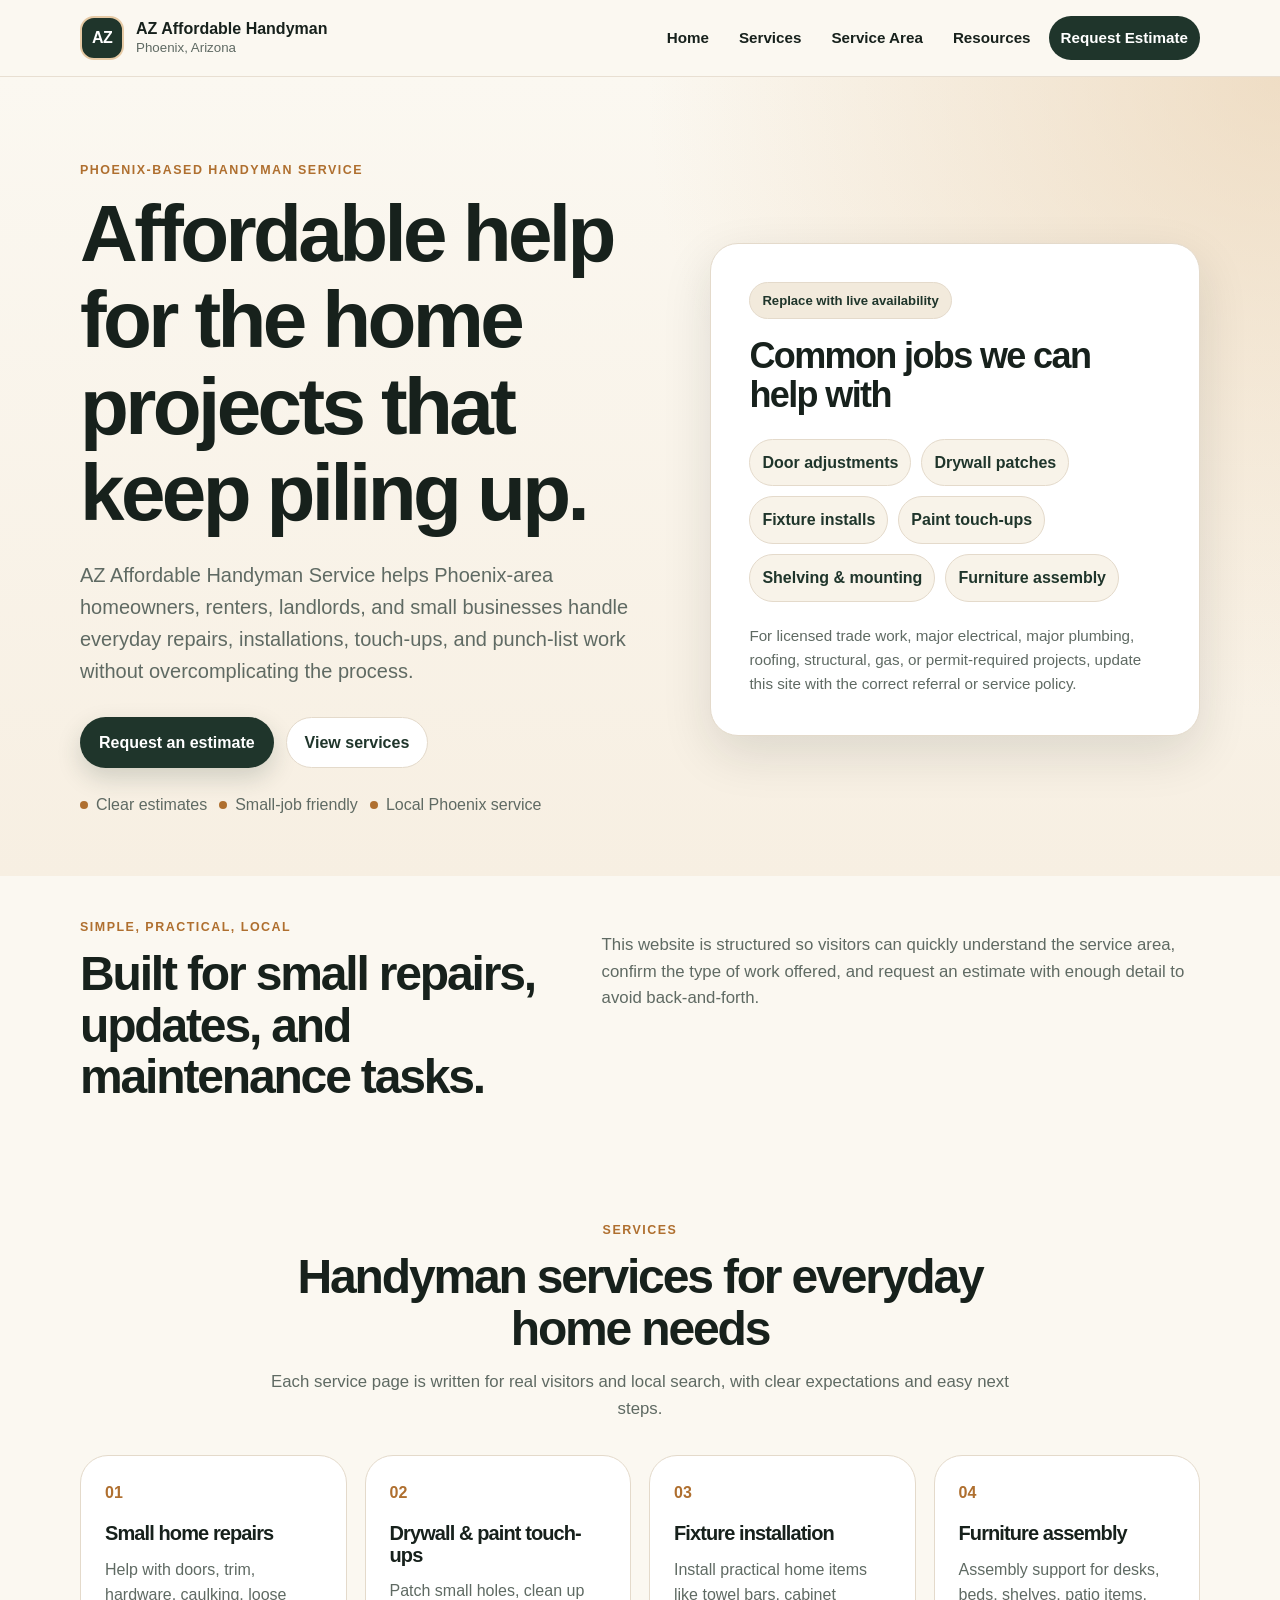
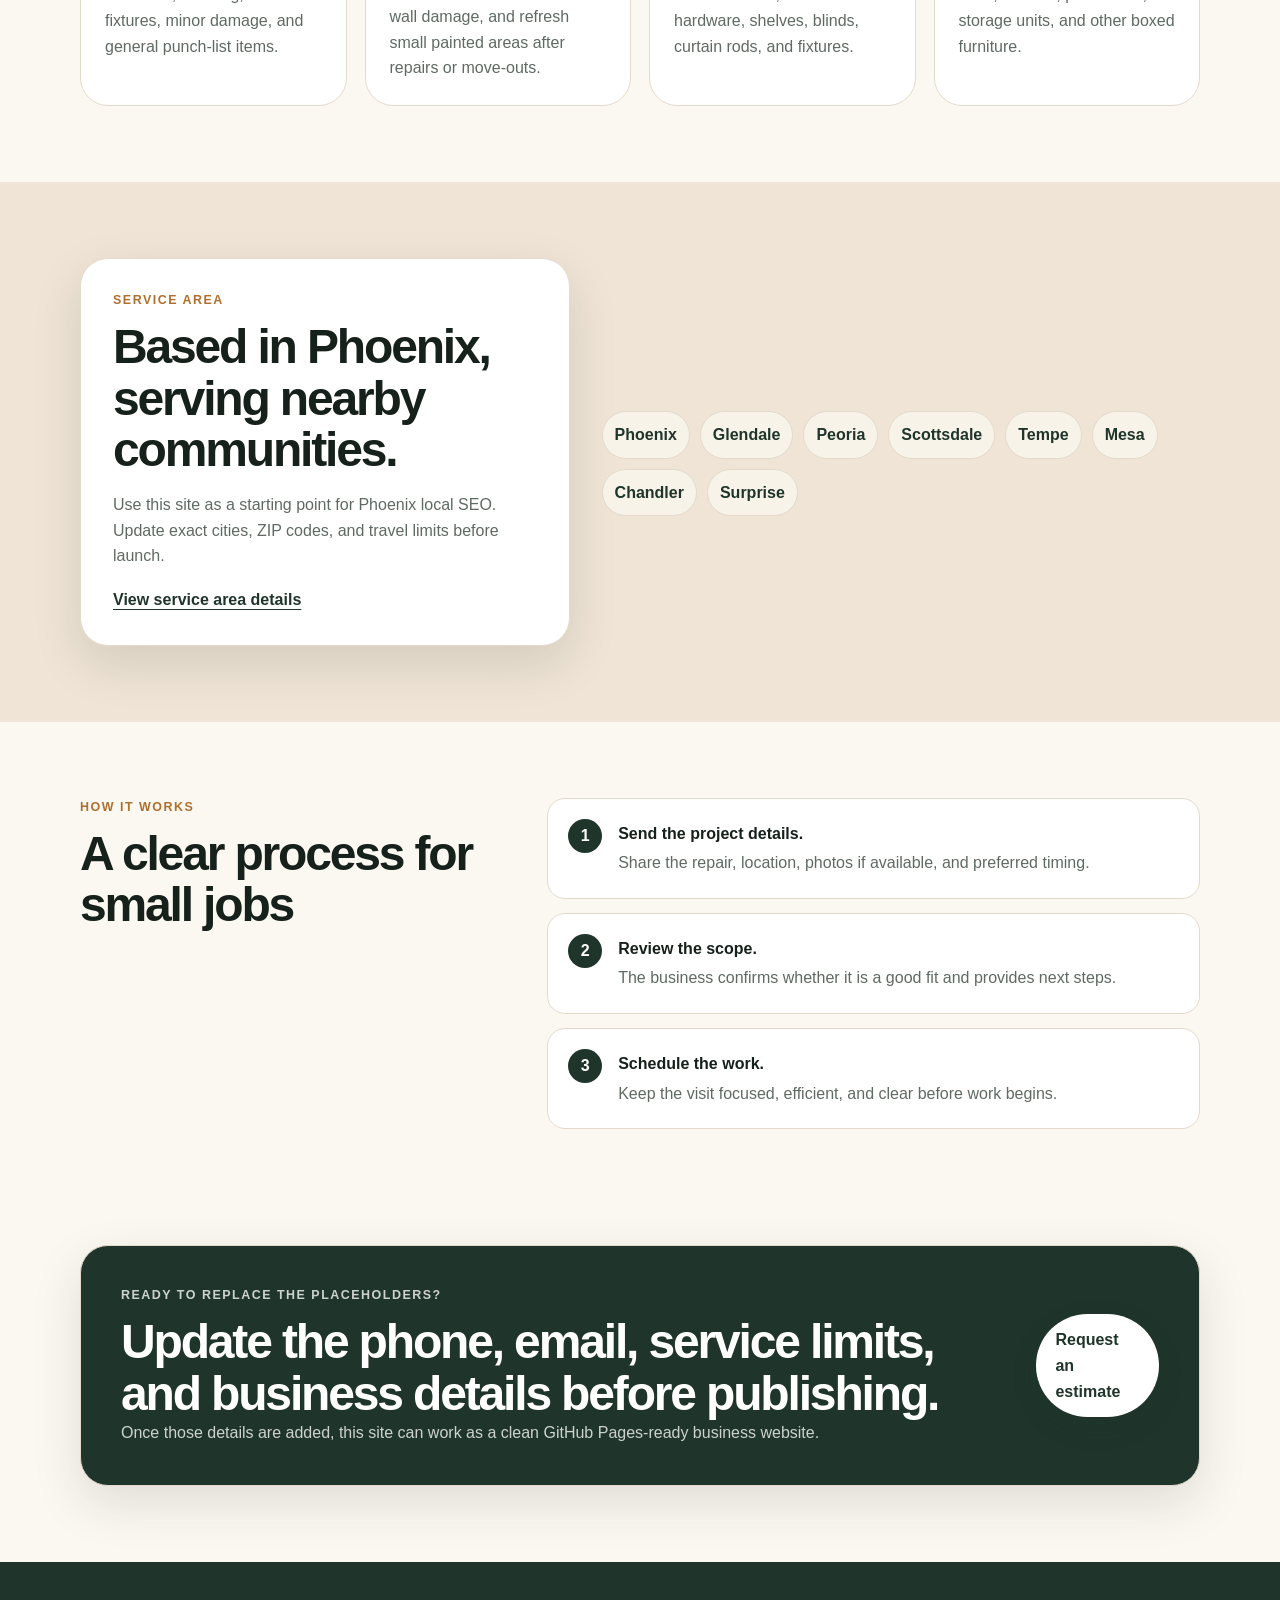
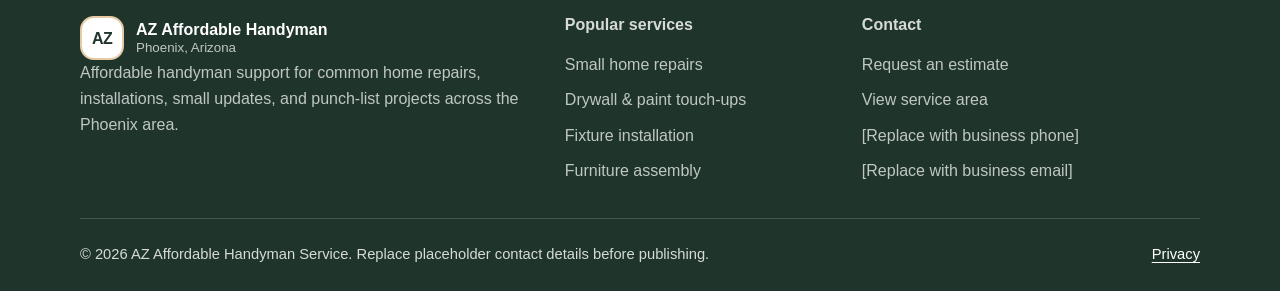
<file: index.html>
<!DOCTYPE html>
<html lang="en">
<head>
  <meta charset="UTF-8" />
  <meta name="viewport" content="width=device-width, initial-scale=1" />
  <meta name="description" content="Affordable handyman service based in Phoenix, AZ for small repairs, fixture installs, drywall touch-ups, furniture assembly, and home maintenance." />
  <meta name="robots" content="index, follow" />
  <meta name="theme-color" content="#1f352b" />
  <meta http-equiv="Content-Security-Policy" content="default-src 'self'; script-src 'self'; style-src 'self'; img-src 'self' data:; font-src 'self'; connect-src 'none'; form-action 'self' mailto:; base-uri 'self'; frame-ancestors 'none'; object-src 'none'; upgrade-insecure-requests" />
  <title>AZ Affordable Handyman Service | Phoenix Handyman Help</title>
  <link rel="stylesheet" href="assets/css/styles.css" />
  <script defer src="assets/js/main.js"></script>
</head>
<body>
  <a class="skip-link" href="#main-content">Skip to main content</a>
  <header class="site-header" data-header>
    <div class="container nav-shell">
      <a class="brand" href="index.html" aria-label="AZ Affordable Handyman Service home"><span class="brand-mark" aria-hidden="true">AZ</span><span><strong>AZ Affordable Handyman</strong><small>Phoenix, Arizona</small></span></a>
      <button class="nav-toggle" type="button" aria-expanded="false" aria-controls="site-nav" data-nav-toggle><span class="nav-toggle-line"></span><span class="sr-only">Menu</span></button>
      <nav class="site-nav" id="site-nav" aria-label="Main navigation" data-site-nav>
        <a href="index.html">Home</a><a href="services.html">Services</a><a href="service-area.html">Service Area</a><a href="resources.html">Resources</a><a class="nav-cta" href="contact.html">Request Estimate</a>
      </nav>
    </div>
  </header>
  <main id="main-content">
    <section class="hero">
      <div class="container hero-grid">
        <div class="hero-copy">
          <p class="eyebrow">Phoenix-based handyman service</p>
          <h1>Affordable help for the home projects that keep piling up.</h1>
          <p class="hero-text">AZ Affordable Handyman Service helps Phoenix-area homeowners, renters, landlords, and small businesses handle everyday repairs, installations, touch-ups, and punch-list work without overcomplicating the process.</p>
          <div class="hero-actions"><a class="button button-primary" href="contact.html">Request an estimate</a><a class="button button-secondary" href="services.html">View services</a></div>
          <ul class="trust-list" aria-label="Service highlights"><li>Clear estimates</li><li>Small-job friendly</li><li>Local Phoenix service</li></ul>
        </div>
        <div class="hero-card" aria-label="Common handyman projects">
          <div class="status-pill">Replace with live availability</div>
          <h2>Common jobs we can help with</h2>
          <div class="task-list"><span>Door adjustments</span><span>Drywall patches</span><span>Fixture installs</span><span>Paint touch-ups</span><span>Shelving & mounting</span><span>Furniture assembly</span></div>
          <p class="note">For licensed trade work, major electrical, major plumbing, roofing, structural, gas, or permit-required projects, update this site with the correct referral or service policy.</p>
        </div>
      </div>
    </section>
    <section class="section section-tight"><div class="container split"><div><p class="eyebrow">Simple, practical, local</p><h2>Built for small repairs, updates, and maintenance tasks.</h2></div><p class="section-lead">This website is structured so visitors can quickly understand the service area, confirm the type of work offered, and request an estimate with enough detail to avoid back-and-forth.</p></div></section>
    <section class="section">
      <div class="container">
        <div class="section-heading"><p class="eyebrow">Services</p><h2>Handyman services for everyday home needs</h2><p>Each service page is written for real visitors and local search, with clear expectations and easy next steps.</p></div>
        <div class="card-grid">
          <article class="service-card"><span class="card-icon" aria-hidden="true">01</span><h3><a href="home-repairs.html">Small home repairs</a></h3><p>Help with doors, trim, hardware, caulking, loose fixtures, minor damage, and general punch-list items.</p></article>
          <article class="service-card"><span class="card-icon" aria-hidden="true">02</span><h3><a href="drywall-painting.html">Drywall & paint touch-ups</a></h3><p>Patch small holes, clean up wall damage, and refresh small painted areas after repairs or move-outs.</p></article>
          <article class="service-card"><span class="card-icon" aria-hidden="true">03</span><h3><a href="fixture-installation.html">Fixture installation</a></h3><p>Install practical home items like towel bars, cabinet hardware, shelves, blinds, curtain rods, and fixtures.</p></article>
          <article class="service-card"><span class="card-icon" aria-hidden="true">04</span><h3><a href="furniture-assembly.html">Furniture assembly</a></h3><p>Assembly support for desks, beds, shelves, patio items, storage units, and other boxed furniture.</p></article>
        </div>
      </div>
    </section>
    <section class="section alt-section"><div class="container feature-grid"><div class="feature-panel"><p class="eyebrow">Service area</p><h2>Based in Phoenix, serving nearby communities.</h2><p>Use this site as a starting point for Phoenix local SEO. Update exact cities, ZIP codes, and travel limits before launch.</p><a class="text-link" href="service-area.html">View service area details</a></div><div class="area-list" aria-label="Example service areas"><span>Phoenix</span><span>Glendale</span><span>Peoria</span><span>Scottsdale</span><span>Tempe</span><span>Mesa</span><span>Chandler</span><span>Surprise</span></div></div></section>
    <section class="section"><div class="container process-grid"><div class="section-heading left"><p class="eyebrow">How it works</p><h2>A clear process for small jobs</h2></div><ol class="steps"><li><strong>Send the project details.</strong><span>Share the repair, location, photos if available, and preferred timing.</span></li><li><strong>Review the scope.</strong><span>The business confirms whether it is a good fit and provides next steps.</span></li><li><strong>Schedule the work.</strong><span>Keep the visit focused, efficient, and clear before work begins.</span></li></ol></div></section>
    <section class="section cta-section"><div class="container cta-card"><div><p class="eyebrow">Ready to replace the placeholders?</p><h2>Update the phone, email, service limits, and business details before publishing.</h2><p>Once those details are added, this site can work as a clean GitHub Pages-ready business website.</p></div><a class="button button-primary" href="contact.html">Request an estimate</a></div></section>
  </main>
  <footer class="site-footer"><div class="container footer-grid"><div><a class="brand footer-brand" href="index.html"><span class="brand-mark" aria-hidden="true">AZ</span><span><strong>AZ Affordable Handyman</strong><small>Phoenix, Arizona</small></span></a><p class="muted">Affordable handyman support for common home repairs, installations, small updates, and punch-list projects across the Phoenix area.</p></div><div><h2 class="footer-title">Popular services</h2><ul class="footer-links"><li><a href="home-repairs.html">Small home repairs</a></li><li><a href="drywall-painting.html">Drywall & paint touch-ups</a></li><li><a href="fixture-installation.html">Fixture installation</a></li><li><a href="furniture-assembly.html">Furniture assembly</a></li></ul></div><div><h2 class="footer-title">Contact</h2><ul class="footer-links"><li><a href="contact.html">Request an estimate</a></li><li><a href="service-area.html">View service area</a></li><li><span>[Replace with business phone]</span></li><li><span>[Replace with business email]</span></li></ul></div></div><div class="container footer-bottom"><p>© <span data-year></span> AZ Affordable Handyman Service. Replace placeholder contact details before publishing.</p><p><a href="privacy.html">Privacy</a></p></div></footer>
</body>
</html>
</file>
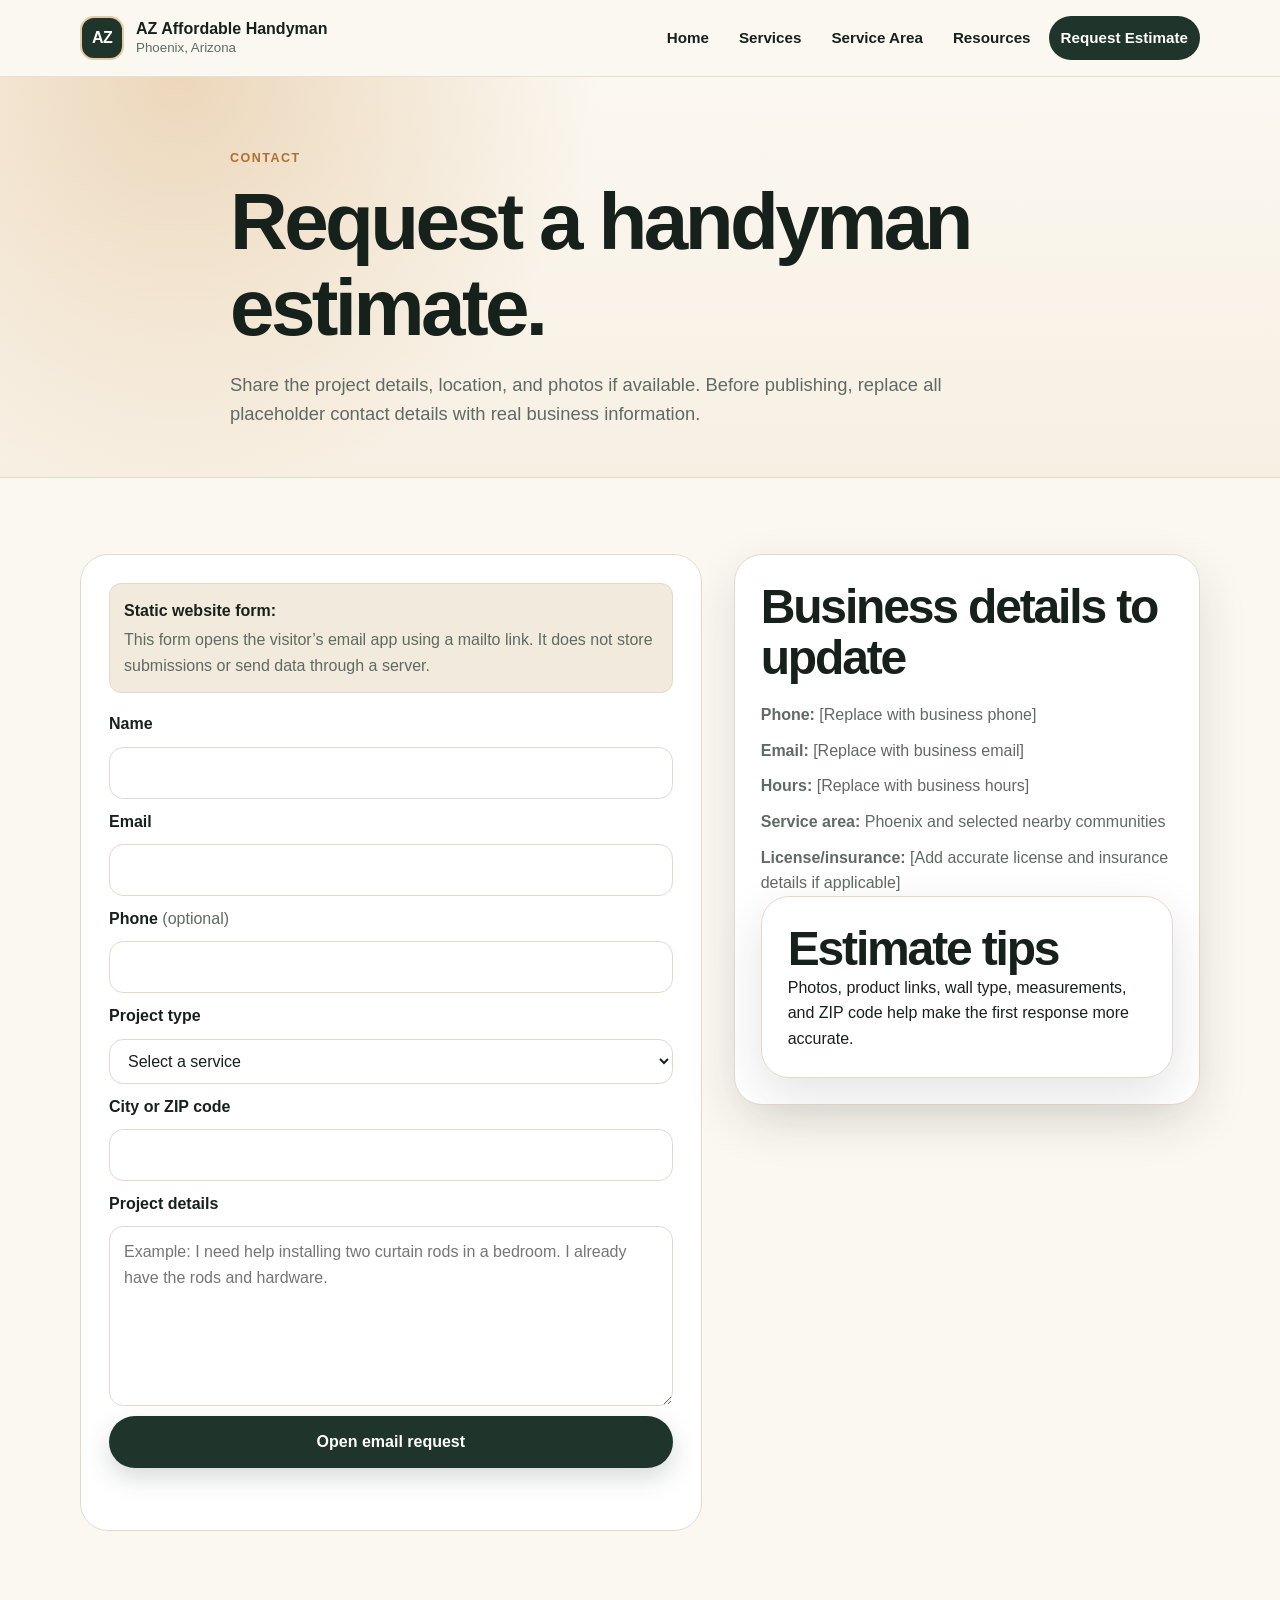
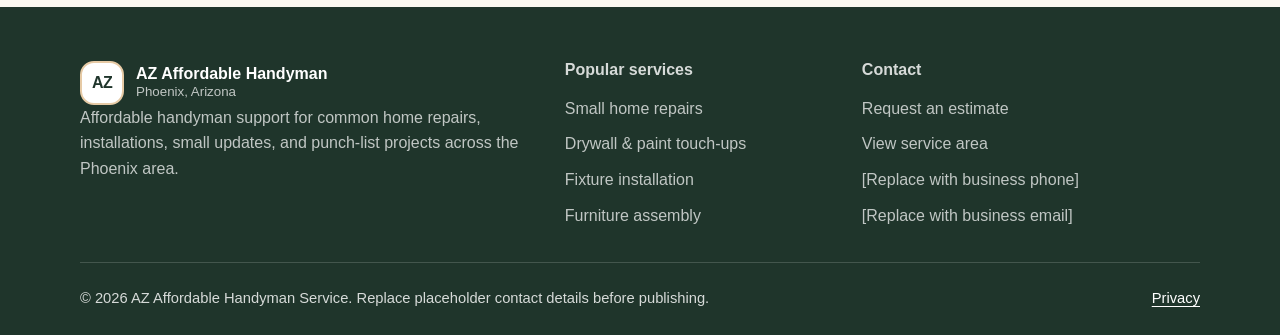
<file: contact.html>
<!DOCTYPE html>
<html lang="en">
<head><meta charset="UTF-8" /><meta name="viewport" content="width=device-width, initial-scale=1" /><meta name="description" content="Request a Phoenix handyman estimate for small home repairs, drywall touch-ups, fixture installation, furniture assembly, and maintenance tasks." /><meta name="robots" content="index, follow" /><meta name="theme-color" content="#1f352b" /><meta http-equiv="Content-Security-Policy" content="default-src 'self'; script-src 'self'; style-src 'self'; img-src 'self' data:; font-src 'self'; connect-src 'none'; form-action 'self' mailto:; base-uri 'self'; frame-ancestors 'none'; object-src 'none'; upgrade-insecure-requests" /><title>Request a Handyman Estimate in Phoenix, AZ | AZ Affordable Handyman</title><link rel="stylesheet" href="assets/css/styles.css" /><script defer src="assets/js/main.js"></script></head>
<body><a class="skip-link" href="#main-content">Skip to main content</a><header class="site-header"><div class="container nav-shell"><a class="brand" href="index.html"><span class="brand-mark" aria-hidden="true">AZ</span><span><strong>AZ Affordable Handyman</strong><small>Phoenix, Arizona</small></span></a><button class="nav-toggle" type="button" aria-expanded="false" aria-controls="site-nav" data-nav-toggle><span class="nav-toggle-line"></span><span class="sr-only">Menu</span></button><nav class="site-nav" id="site-nav" aria-label="Main navigation" data-site-nav><a href="index.html">Home</a><a href="services.html">Services</a><a href="service-area.html">Service Area</a><a href="resources.html">Resources</a><a class="nav-cta" href="contact.html">Request Estimate</a></nav></div></header>
<main id="main-content"><section class="page-hero"><div class="container narrow"><p class="eyebrow">Contact</p><h1>Request a handyman estimate.</h1><p>Share the project details, location, and photos if available. Before publishing, replace all placeholder contact details with real business information.</p></div></section><section class="section"><div class="container contact-grid"><form class="contact-form" data-contact-form><div class="form-notice"><strong>Static website form:</strong><span>This form opens the visitor’s email app using a mailto link. It does not store submissions or send data through a server.</span></div><label for="name">Name</label><input id="name" name="name" type="text" autocomplete="name" required minlength="2" /><label for="email">Email</label><input id="email" name="email" type="email" autocomplete="email" required /><label for="phone">Phone <span class="optional">(optional)</span></label><input id="phone" name="phone" type="tel" autocomplete="tel" /><label for="service">Project type</label><select id="service" name="service" required><option value="">Select a service</option><option>Small home repair</option><option>Drywall or paint touch-up</option><option>Fixture installation</option><option>Furniture assembly</option><option>Other handyman project</option></select><label for="zip">City or ZIP code</label><input id="zip" name="zip" type="text" autocomplete="postal-code" required /><label for="message">Project details</label><textarea id="message" name="message" rows="6" required minlength="15" placeholder="Example: I need help installing two curtain rods in a bedroom. I already have the rods and hardware."></textarea><button class="button button-primary" type="submit">Open email request</button><p class="form-status" role="status" aria-live="polite" data-form-status></p></form><aside class="contact-panel"><h2>Business details to update</h2><ul class="contact-list"><li><strong>Phone:</strong> [Replace with business phone]</li><li><strong>Email:</strong> [Replace with business email]</li><li><strong>Hours:</strong> [Replace with business hours]</li><li><strong>Service area:</strong> Phoenix and selected nearby communities</li><li><strong>License/insurance:</strong> [Add accurate license and insurance details if applicable]</li></ul><div class="side-card"><h2>Estimate tips</h2><p>Photos, product links, wall type, measurements, and ZIP code help make the first response more accurate.</p></div></aside></div></section></main>
<footer class="site-footer"><div class="container footer-grid"><div><a class="brand footer-brand" href="index.html"><span class="brand-mark" aria-hidden="true">AZ</span><span><strong>AZ Affordable Handyman</strong><small>Phoenix, Arizona</small></span></a><p class="muted">Affordable handyman support for common home repairs, installations, small updates, and punch-list projects across the Phoenix area.</p></div><div><h2 class="footer-title">Popular services</h2><ul class="footer-links"><li><a href="home-repairs.html">Small home repairs</a></li><li><a href="drywall-painting.html">Drywall & paint touch-ups</a></li><li><a href="fixture-installation.html">Fixture installation</a></li><li><a href="furniture-assembly.html">Furniture assembly</a></li></ul></div><div><h2 class="footer-title">Contact</h2><ul class="footer-links"><li><a href="contact.html">Request an estimate</a></li><li><a href="service-area.html">View service area</a></li><li><span>[Replace with business phone]</span></li><li><span>[Replace with business email]</span></li></ul></div></div><div class="container footer-bottom"><p>© <span data-year></span> AZ Affordable Handyman Service. Replace placeholder contact details before publishing.</p><p><a href="privacy.html">Privacy</a></p></div></footer></body></html>
</file>
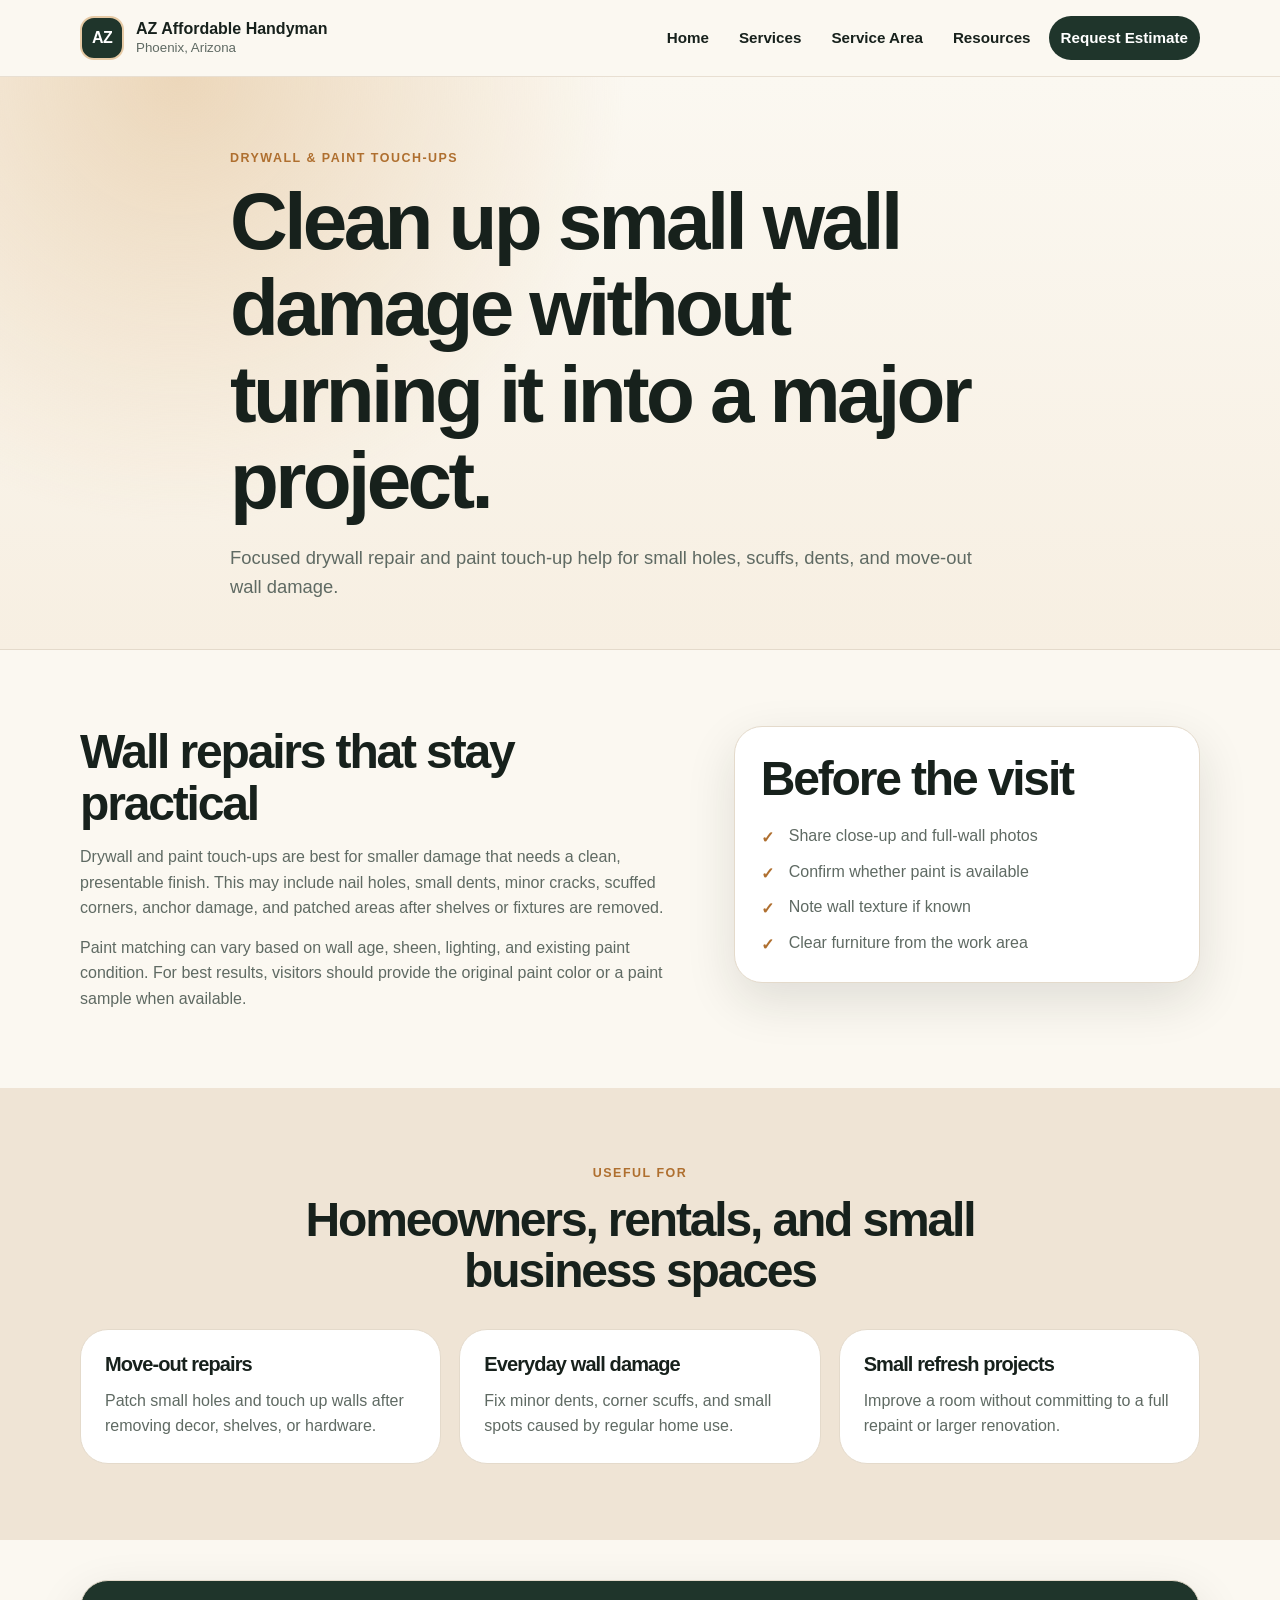
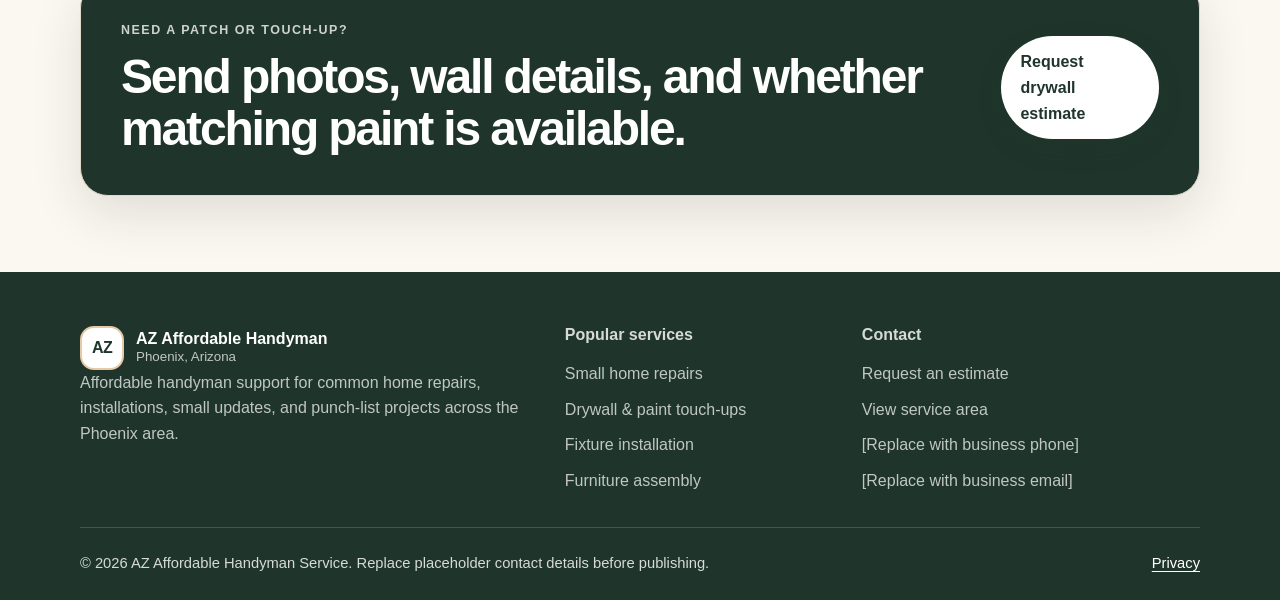
<file: drywall-painting.html>
<!DOCTYPE html>
<html lang="en">
<head><meta charset="UTF-8" /><meta name="viewport" content="width=device-width, initial-scale=1" /><meta name="description" content="Drywall patching and paint touch-up service in Phoenix, AZ for small holes, scuffs, wall damage, rental turnover, and home refresh projects." /><meta name="robots" content="index, follow" /><meta name="theme-color" content="#1f352b" /><meta http-equiv="Content-Security-Policy" content="default-src 'self'; script-src 'self'; style-src 'self'; img-src 'self' data:; font-src 'self'; connect-src 'none'; form-action 'self' mailto:; base-uri 'self'; frame-ancestors 'none'; object-src 'none'; upgrade-insecure-requests" /><title>Drywall Repair & Paint Touch-Ups in Phoenix, AZ | AZ Affordable Handyman</title><link rel="stylesheet" href="assets/css/styles.css" /><script defer src="assets/js/main.js"></script></head>
<body><a class="skip-link" href="#main-content">Skip to main content</a><header class="site-header"><div class="container nav-shell"><a class="brand" href="index.html"><span class="brand-mark" aria-hidden="true">AZ</span><span><strong>AZ Affordable Handyman</strong><small>Phoenix, Arizona</small></span></a><button class="nav-toggle" type="button" aria-expanded="false" aria-controls="site-nav" data-nav-toggle><span class="nav-toggle-line"></span><span class="sr-only">Menu</span></button><nav class="site-nav" id="site-nav" aria-label="Main navigation" data-site-nav><a href="index.html">Home</a><a href="services.html">Services</a><a href="service-area.html">Service Area</a><a href="resources.html">Resources</a><a class="nav-cta" href="contact.html">Request Estimate</a></nav></div></header>
<main id="main-content"><section class="page-hero"><div class="container narrow"><p class="eyebrow">Drywall & paint touch-ups</p><h1>Clean up small wall damage without turning it into a major project.</h1><p>Focused drywall repair and paint touch-up help for small holes, scuffs, dents, and move-out wall damage.</p></div></section><section class="section"><div class="container two-column"><div><h2>Wall repairs that stay practical</h2><p>Drywall and paint touch-ups are best for smaller damage that needs a clean, presentable finish. This may include nail holes, small dents, minor cracks, scuffed corners, anchor damage, and patched areas after shelves or fixtures are removed.</p><p>Paint matching can vary based on wall age, sheen, lighting, and existing paint condition. For best results, visitors should provide the original paint color or a paint sample when available.</p></div><aside class="side-card"><h2>Before the visit</h2><ul class="check-list"><li>Share close-up and full-wall photos</li><li>Confirm whether paint is available</li><li>Note wall texture if known</li><li>Clear furniture from the work area</li></ul></aside></div></section><section class="section alt-section"><div class="container"><div class="section-heading"><p class="eyebrow">Useful for</p><h2>Homeowners, rentals, and small business spaces</h2></div><div class="card-grid compact"><article class="info-card"><h3>Move-out repairs</h3><p>Patch small holes and touch up walls after removing decor, shelves, or hardware.</p></article><article class="info-card"><h3>Everyday wall damage</h3><p>Fix minor dents, corner scuffs, and small spots caused by regular home use.</p></article><article class="info-card"><h3>Small refresh projects</h3><p>Improve a room without committing to a full repaint or larger renovation.</p></article></div></div></section><section class="section cta-section"><div class="container cta-card"><div><p class="eyebrow">Need a patch or touch-up?</p><h2>Send photos, wall details, and whether matching paint is available.</h2></div><a class="button button-primary" href="contact.html">Request drywall estimate</a></div></section></main>
<footer class="site-footer"><div class="container footer-grid"><div><a class="brand footer-brand" href="index.html"><span class="brand-mark" aria-hidden="true">AZ</span><span><strong>AZ Affordable Handyman</strong><small>Phoenix, Arizona</small></span></a><p class="muted">Affordable handyman support for common home repairs, installations, small updates, and punch-list projects across the Phoenix area.</p></div><div><h2 class="footer-title">Popular services</h2><ul class="footer-links"><li><a href="home-repairs.html">Small home repairs</a></li><li><a href="drywall-painting.html">Drywall & paint touch-ups</a></li><li><a href="fixture-installation.html">Fixture installation</a></li><li><a href="furniture-assembly.html">Furniture assembly</a></li></ul></div><div><h2 class="footer-title">Contact</h2><ul class="footer-links"><li><a href="contact.html">Request an estimate</a></li><li><a href="service-area.html">View service area</a></li><li><span>[Replace with business phone]</span></li><li><span>[Replace with business email]</span></li></ul></div></div><div class="container footer-bottom"><p>© <span data-year></span> AZ Affordable Handyman Service. Replace placeholder contact details before publishing.</p><p><a href="privacy.html">Privacy</a></p></div></footer></body></html>
</file>
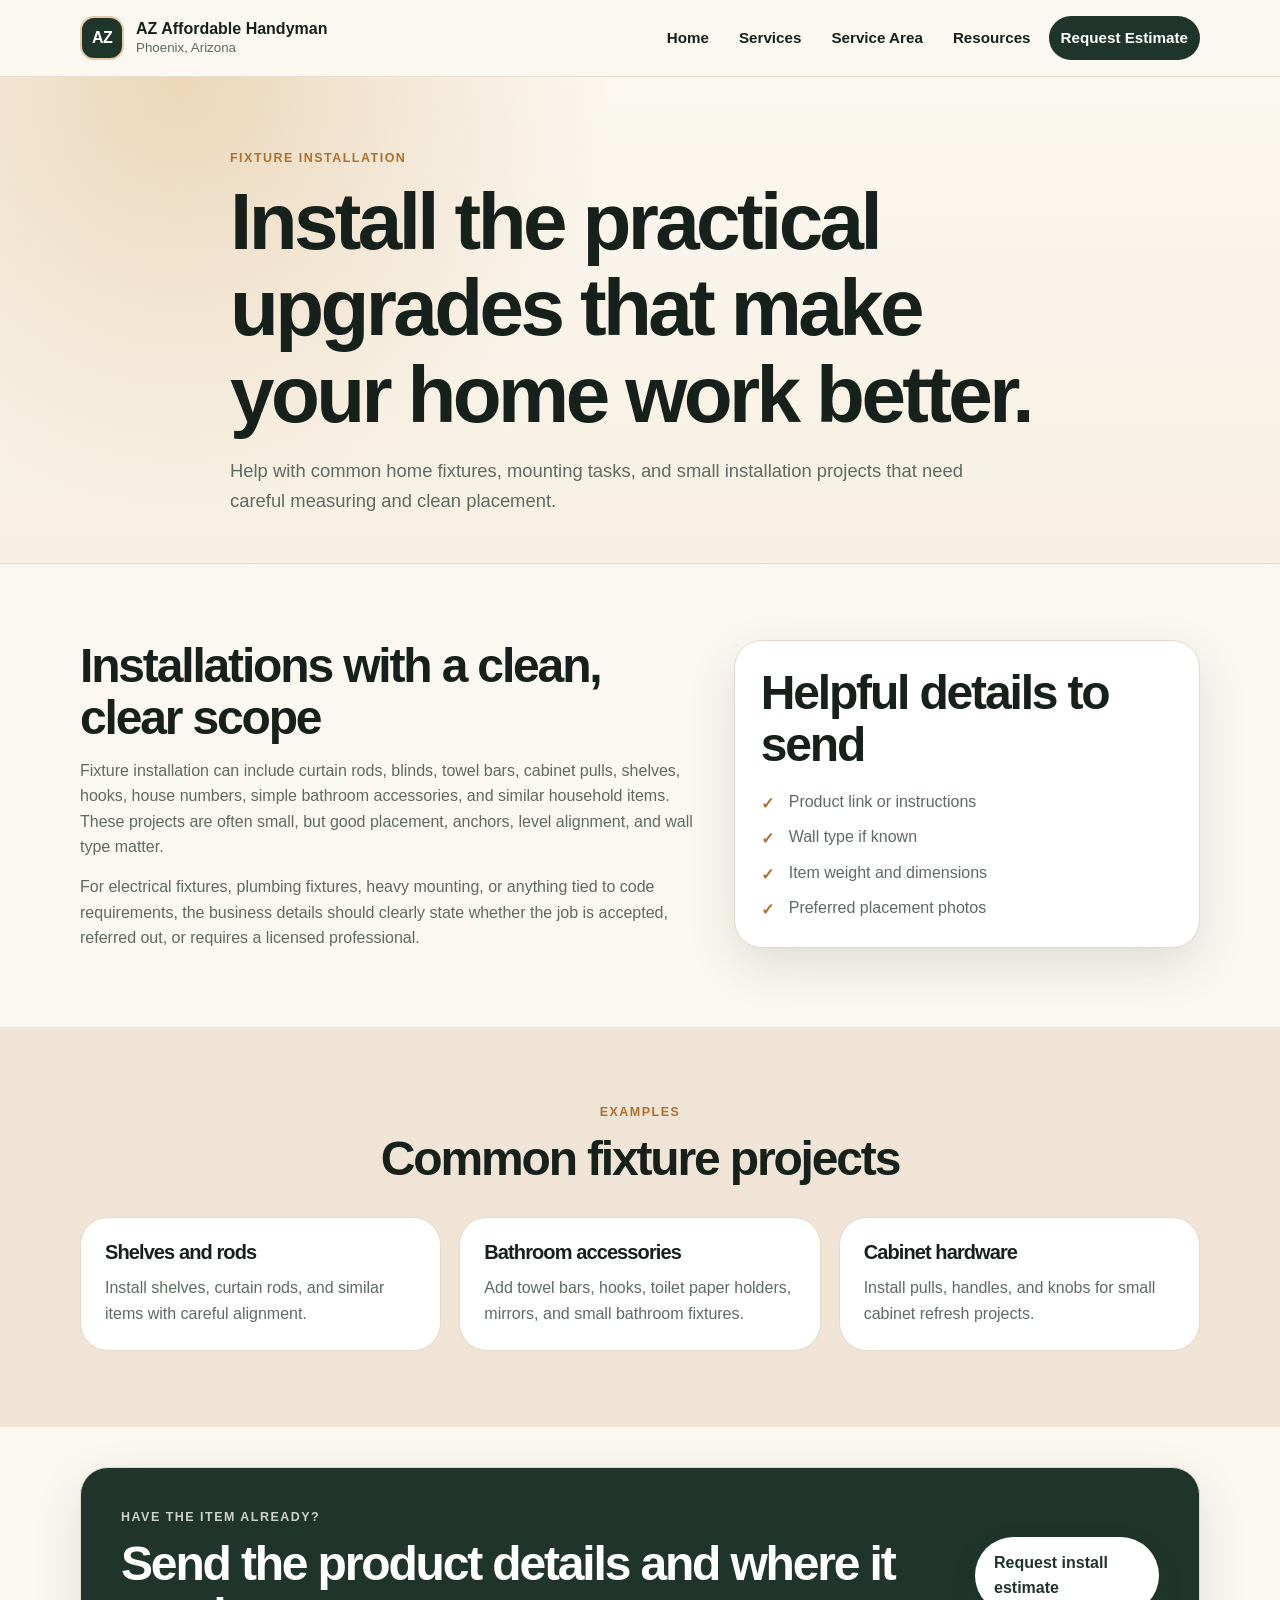
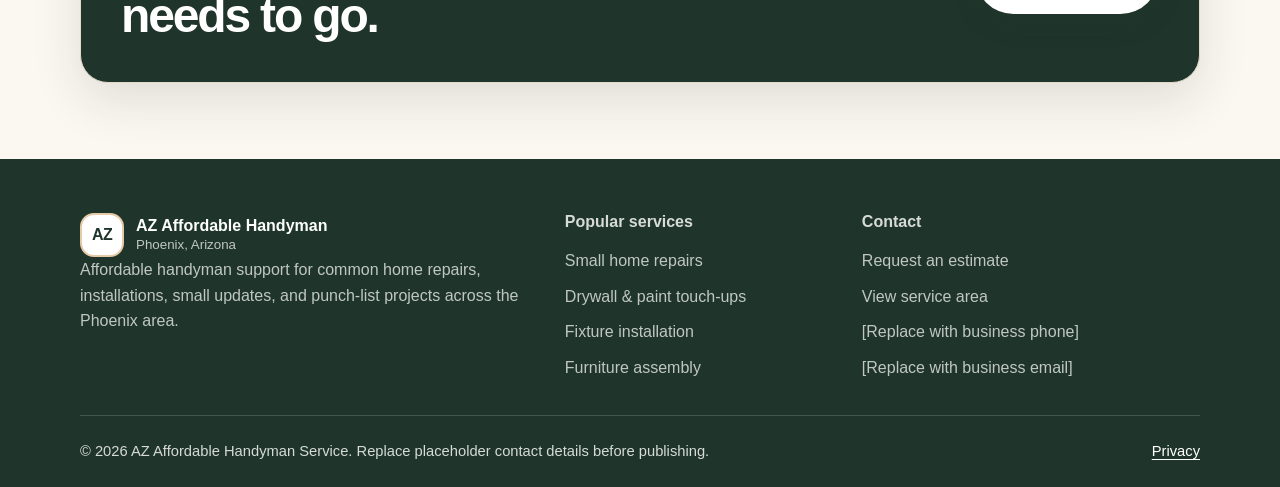
<file: fixture-installation.html>
<!DOCTYPE html>
<html lang="en">
<head><meta charset="UTF-8" /><meta name="viewport" content="width=device-width, initial-scale=1" /><meta name="description" content="Fixture installation service in Phoenix, AZ for shelves, curtain rods, blinds, towel bars, cabinet hardware, house numbers, and small home upgrades." /><meta name="robots" content="index, follow" /><meta name="theme-color" content="#1f352b" /><meta http-equiv="Content-Security-Policy" content="default-src 'self'; script-src 'self'; style-src 'self'; img-src 'self' data:; font-src 'self'; connect-src 'none'; form-action 'self' mailto:; base-uri 'self'; frame-ancestors 'none'; object-src 'none'; upgrade-insecure-requests" /><title>Fixture Installation in Phoenix, AZ | AZ Affordable Handyman</title><link rel="stylesheet" href="assets/css/styles.css" /><script defer src="assets/js/main.js"></script></head>
<body><a class="skip-link" href="#main-content">Skip to main content</a><header class="site-header"><div class="container nav-shell"><a class="brand" href="index.html"><span class="brand-mark" aria-hidden="true">AZ</span><span><strong>AZ Affordable Handyman</strong><small>Phoenix, Arizona</small></span></a><button class="nav-toggle" type="button" aria-expanded="false" aria-controls="site-nav" data-nav-toggle><span class="nav-toggle-line"></span><span class="sr-only">Menu</span></button><nav class="site-nav" id="site-nav" aria-label="Main navigation" data-site-nav><a href="index.html">Home</a><a href="services.html">Services</a><a href="service-area.html">Service Area</a><a href="resources.html">Resources</a><a class="nav-cta" href="contact.html">Request Estimate</a></nav></div></header>
<main id="main-content"><section class="page-hero"><div class="container narrow"><p class="eyebrow">Fixture installation</p><h1>Install the practical upgrades that make your home work better.</h1><p>Help with common home fixtures, mounting tasks, and small installation projects that need careful measuring and clean placement.</p></div></section><section class="section"><div class="container two-column"><div><h2>Installations with a clean, clear scope</h2><p>Fixture installation can include curtain rods, blinds, towel bars, cabinet pulls, shelves, hooks, house numbers, simple bathroom accessories, and similar household items. These projects are often small, but good placement, anchors, level alignment, and wall type matter.</p><p>For electrical fixtures, plumbing fixtures, heavy mounting, or anything tied to code requirements, the business details should clearly state whether the job is accepted, referred out, or requires a licensed professional.</p></div><aside class="side-card"><h2>Helpful details to send</h2><ul class="check-list"><li>Product link or instructions</li><li>Wall type if known</li><li>Item weight and dimensions</li><li>Preferred placement photos</li></ul></aside></div></section><section class="section alt-section"><div class="container"><div class="section-heading"><p class="eyebrow">Examples</p><h2>Common fixture projects</h2></div><div class="card-grid compact"><article class="info-card"><h3>Shelves and rods</h3><p>Install shelves, curtain rods, and similar items with careful alignment.</p></article><article class="info-card"><h3>Bathroom accessories</h3><p>Add towel bars, hooks, toilet paper holders, mirrors, and small bathroom fixtures.</p></article><article class="info-card"><h3>Cabinet hardware</h3><p>Install pulls, handles, and knobs for small cabinet refresh projects.</p></article></div></div></section><section class="section cta-section"><div class="container cta-card"><div><p class="eyebrow">Have the item already?</p><h2>Send the product details and where it needs to go.</h2></div><a class="button button-primary" href="contact.html">Request install estimate</a></div></section></main>
<footer class="site-footer"><div class="container footer-grid"><div><a class="brand footer-brand" href="index.html"><span class="brand-mark" aria-hidden="true">AZ</span><span><strong>AZ Affordable Handyman</strong><small>Phoenix, Arizona</small></span></a><p class="muted">Affordable handyman support for common home repairs, installations, small updates, and punch-list projects across the Phoenix area.</p></div><div><h2 class="footer-title">Popular services</h2><ul class="footer-links"><li><a href="home-repairs.html">Small home repairs</a></li><li><a href="drywall-painting.html">Drywall & paint touch-ups</a></li><li><a href="fixture-installation.html">Fixture installation</a></li><li><a href="furniture-assembly.html">Furniture assembly</a></li></ul></div><div><h2 class="footer-title">Contact</h2><ul class="footer-links"><li><a href="contact.html">Request an estimate</a></li><li><a href="service-area.html">View service area</a></li><li><span>[Replace with business phone]</span></li><li><span>[Replace with business email]</span></li></ul></div></div><div class="container footer-bottom"><p>© <span data-year></span> AZ Affordable Handyman Service. Replace placeholder contact details before publishing.</p><p><a href="privacy.html">Privacy</a></p></div></footer></body></html>
</file>
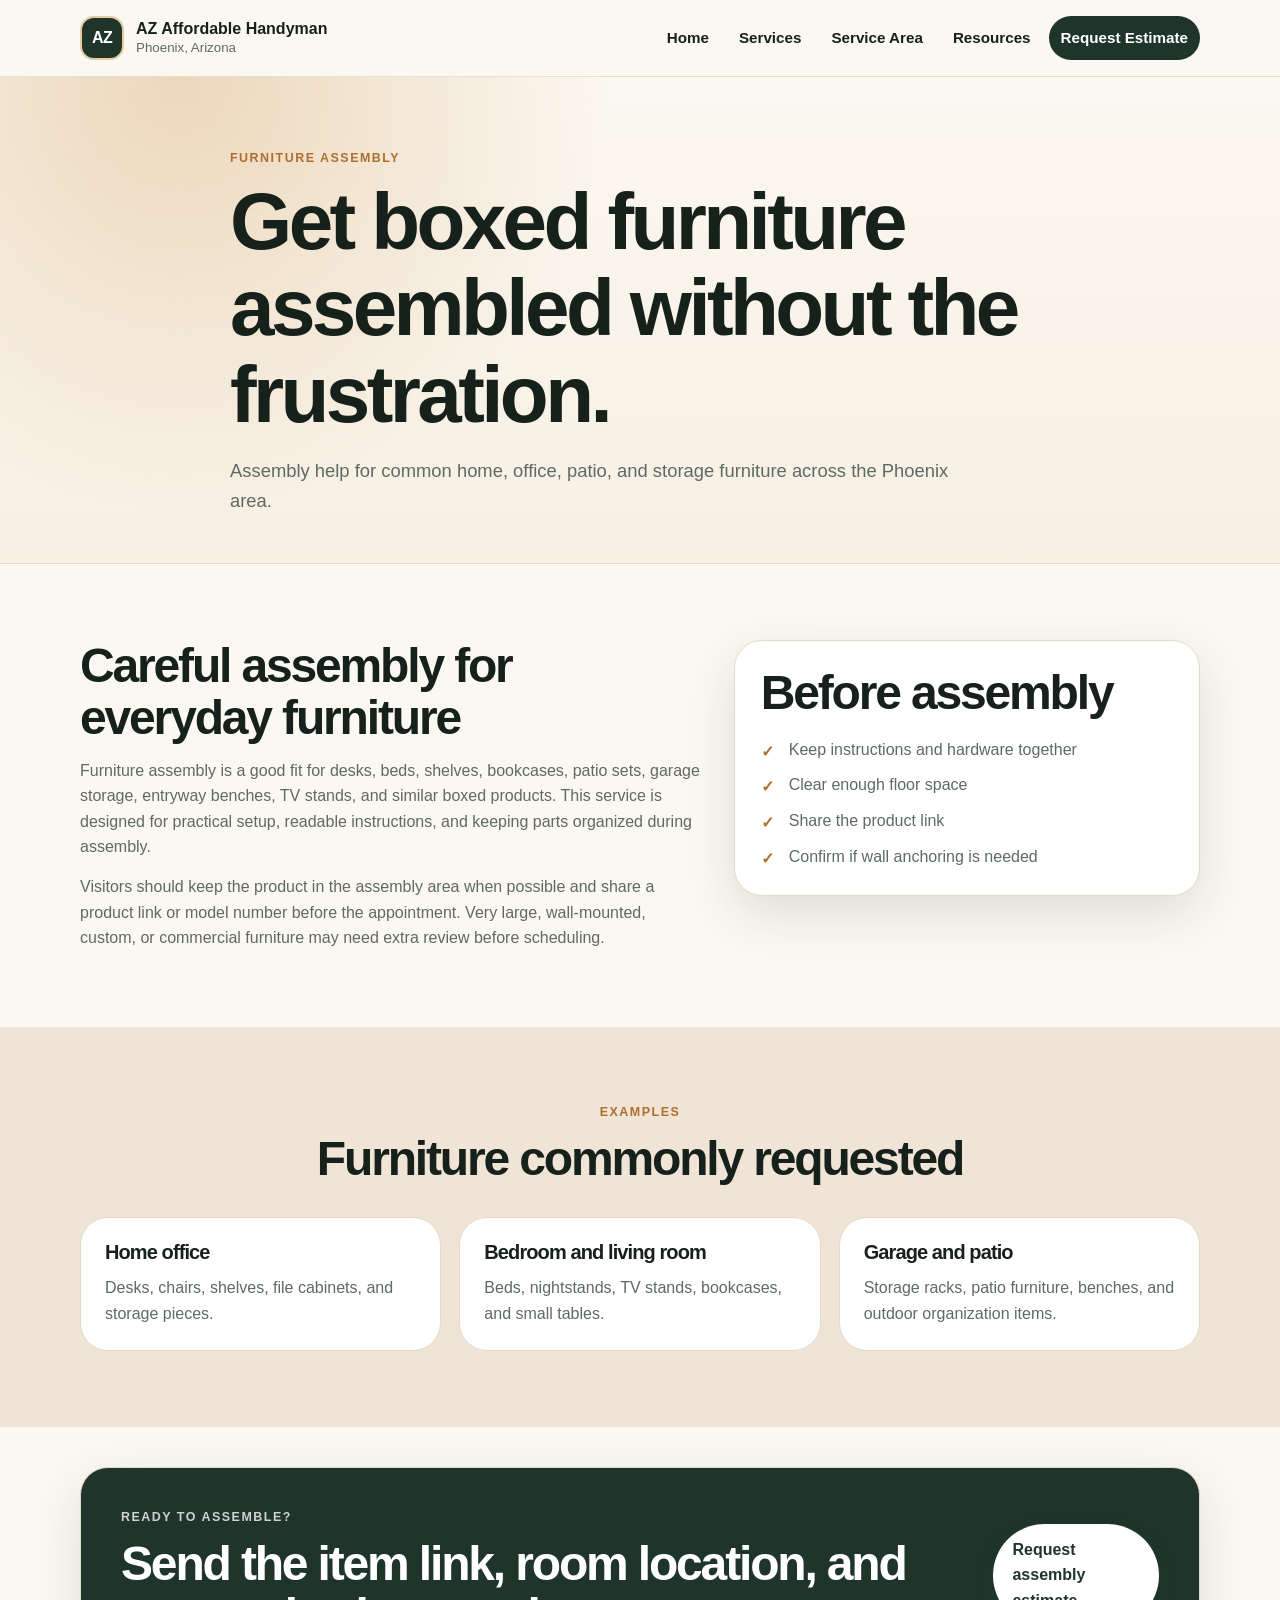
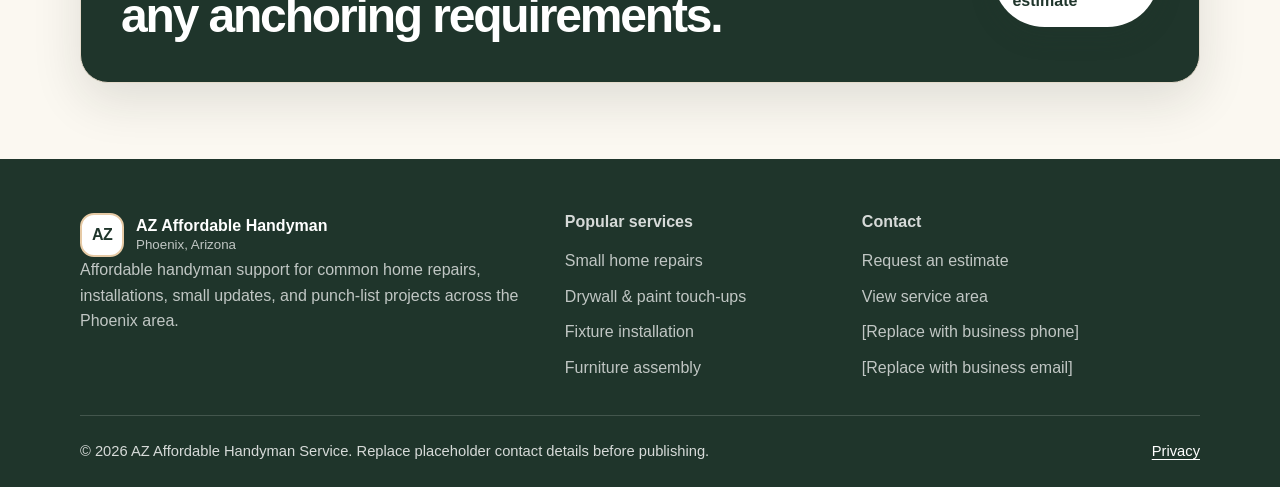
<file: furniture-assembly.html>
<!DOCTYPE html>
<html lang="en">
<head><meta charset="UTF-8" /><meta name="viewport" content="width=device-width, initial-scale=1" /><meta name="description" content="Furniture assembly service in Phoenix, AZ for desks, beds, shelves, patio furniture, storage units, and boxed home furniture." /><meta name="robots" content="index, follow" /><meta name="theme-color" content="#1f352b" /><meta http-equiv="Content-Security-Policy" content="default-src 'self'; script-src 'self'; style-src 'self'; img-src 'self' data:; font-src 'self'; connect-src 'none'; form-action 'self' mailto:; base-uri 'self'; frame-ancestors 'none'; object-src 'none'; upgrade-insecure-requests" /><title>Furniture Assembly in Phoenix, AZ | AZ Affordable Handyman</title><link rel="stylesheet" href="assets/css/styles.css" /><script defer src="assets/js/main.js"></script></head>
<body><a class="skip-link" href="#main-content">Skip to main content</a><header class="site-header"><div class="container nav-shell"><a class="brand" href="index.html"><span class="brand-mark" aria-hidden="true">AZ</span><span><strong>AZ Affordable Handyman</strong><small>Phoenix, Arizona</small></span></a><button class="nav-toggle" type="button" aria-expanded="false" aria-controls="site-nav" data-nav-toggle><span class="nav-toggle-line"></span><span class="sr-only">Menu</span></button><nav class="site-nav" id="site-nav" aria-label="Main navigation" data-site-nav><a href="index.html">Home</a><a href="services.html">Services</a><a href="service-area.html">Service Area</a><a href="resources.html">Resources</a><a class="nav-cta" href="contact.html">Request Estimate</a></nav></div></header>
<main id="main-content"><section class="page-hero"><div class="container narrow"><p class="eyebrow">Furniture assembly</p><h1>Get boxed furniture assembled without the frustration.</h1><p>Assembly help for common home, office, patio, and storage furniture across the Phoenix area.</p></div></section><section class="section"><div class="container two-column"><div><h2>Careful assembly for everyday furniture</h2><p>Furniture assembly is a good fit for desks, beds, shelves, bookcases, patio sets, garage storage, entryway benches, TV stands, and similar boxed products. This service is designed for practical setup, readable instructions, and keeping parts organized during assembly.</p><p>Visitors should keep the product in the assembly area when possible and share a product link or model number before the appointment. Very large, wall-mounted, custom, or commercial furniture may need extra review before scheduling.</p></div><aside class="side-card"><h2>Before assembly</h2><ul class="check-list"><li>Keep instructions and hardware together</li><li>Clear enough floor space</li><li>Share the product link</li><li>Confirm if wall anchoring is needed</li></ul></aside></div></section><section class="section alt-section"><div class="container"><div class="section-heading"><p class="eyebrow">Examples</p><h2>Furniture commonly requested</h2></div><div class="card-grid compact"><article class="info-card"><h3>Home office</h3><p>Desks, chairs, shelves, file cabinets, and storage pieces.</p></article><article class="info-card"><h3>Bedroom and living room</h3><p>Beds, nightstands, TV stands, bookcases, and small tables.</p></article><article class="info-card"><h3>Garage and patio</h3><p>Storage racks, patio furniture, benches, and outdoor organization items.</p></article></div></div></section><section class="section cta-section"><div class="container cta-card"><div><p class="eyebrow">Ready to assemble?</p><h2>Send the item link, room location, and any anchoring requirements.</h2></div><a class="button button-primary" href="contact.html">Request assembly estimate</a></div></section></main>
<footer class="site-footer"><div class="container footer-grid"><div><a class="brand footer-brand" href="index.html"><span class="brand-mark" aria-hidden="true">AZ</span><span><strong>AZ Affordable Handyman</strong><small>Phoenix, Arizona</small></span></a><p class="muted">Affordable handyman support for common home repairs, installations, small updates, and punch-list projects across the Phoenix area.</p></div><div><h2 class="footer-title">Popular services</h2><ul class="footer-links"><li><a href="home-repairs.html">Small home repairs</a></li><li><a href="drywall-painting.html">Drywall & paint touch-ups</a></li><li><a href="fixture-installation.html">Fixture installation</a></li><li><a href="furniture-assembly.html">Furniture assembly</a></li></ul></div><div><h2 class="footer-title">Contact</h2><ul class="footer-links"><li><a href="contact.html">Request an estimate</a></li><li><a href="service-area.html">View service area</a></li><li><span>[Replace with business phone]</span></li><li><span>[Replace with business email]</span></li></ul></div></div><div class="container footer-bottom"><p>© <span data-year></span> AZ Affordable Handyman Service. Replace placeholder contact details before publishing.</p><p><a href="privacy.html">Privacy</a></p></div></footer></body></html>
</file>
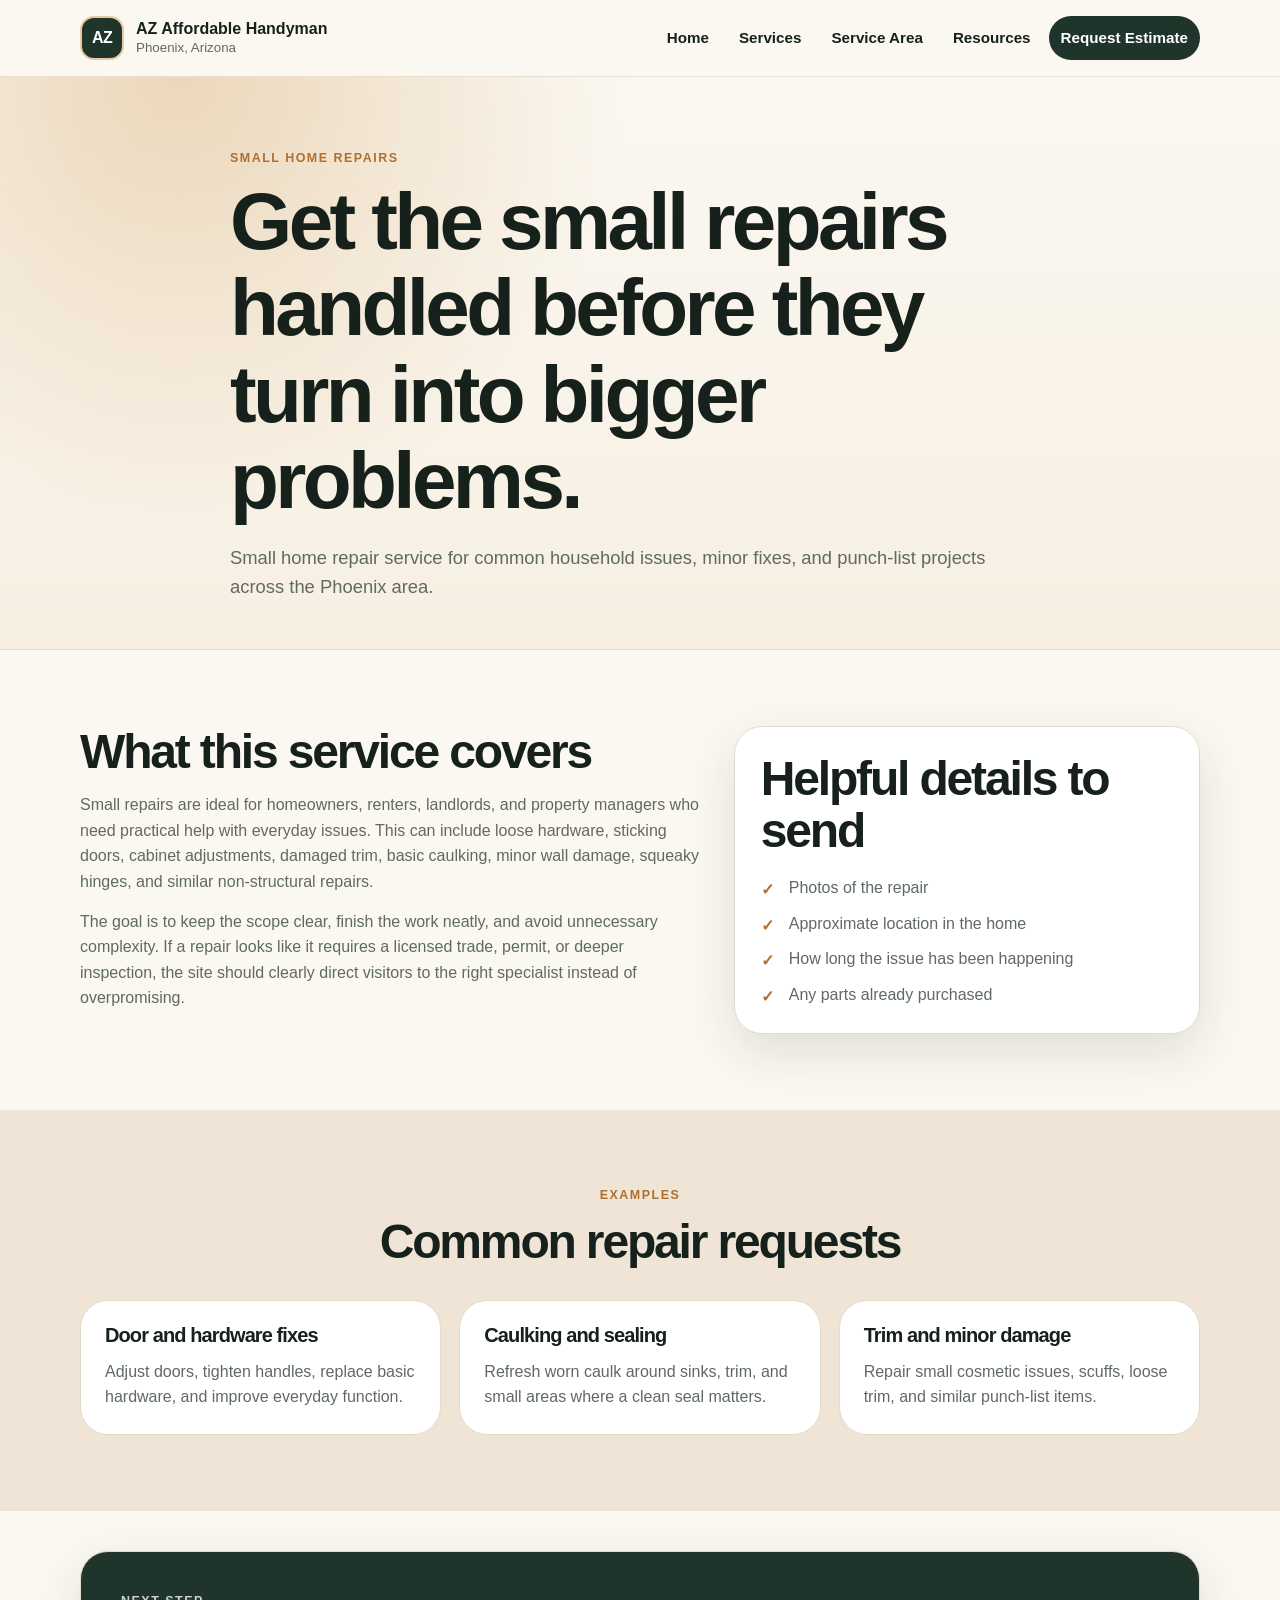
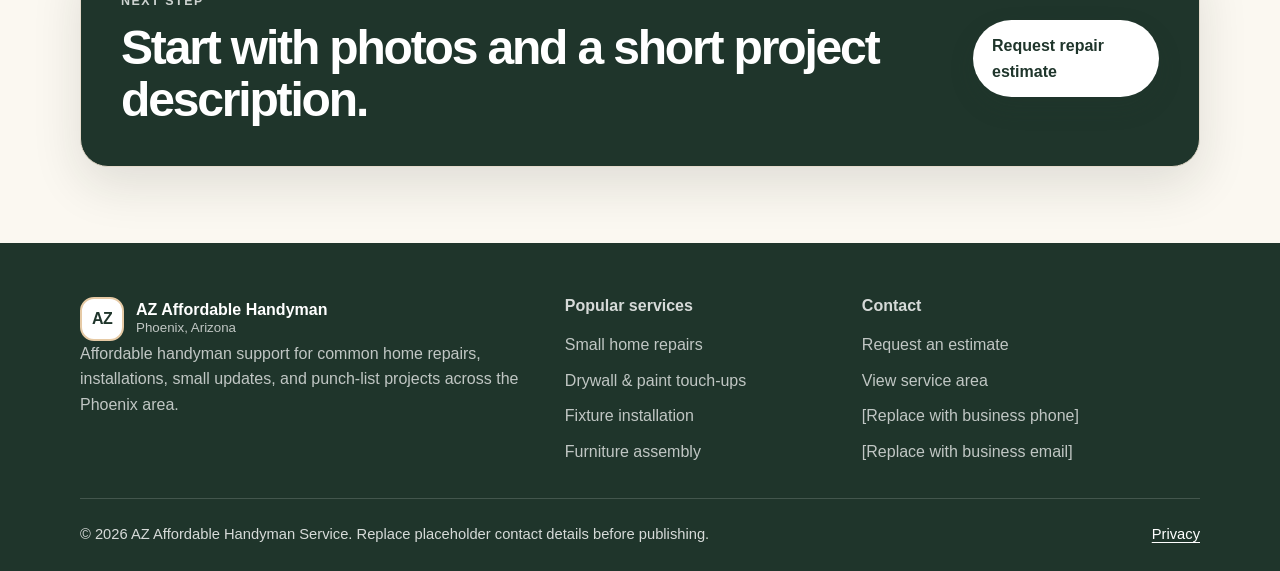
<file: home-repairs.html>
<!DOCTYPE html>
<html lang="en">
<head><meta charset="UTF-8" /><meta name="viewport" content="width=device-width, initial-scale=1" /><meta name="description" content="Small home repair service in Phoenix, AZ for doors, trim, caulking, hardware, minor damage, and household punch-list work." /><meta name="robots" content="index, follow" /><meta name="theme-color" content="#1f352b" /><meta http-equiv="Content-Security-Policy" content="default-src 'self'; script-src 'self'; style-src 'self'; img-src 'self' data:; font-src 'self'; connect-src 'none'; form-action 'self' mailto:; base-uri 'self'; frame-ancestors 'none'; object-src 'none'; upgrade-insecure-requests" /><title>Small Home Repairs in Phoenix, AZ | AZ Affordable Handyman</title><link rel="stylesheet" href="assets/css/styles.css" /><script defer src="assets/js/main.js"></script></head>
<body><a class="skip-link" href="#main-content">Skip to main content</a><header class="site-header"><div class="container nav-shell"><a class="brand" href="index.html"><span class="brand-mark" aria-hidden="true">AZ</span><span><strong>AZ Affordable Handyman</strong><small>Phoenix, Arizona</small></span></a><button class="nav-toggle" type="button" aria-expanded="false" aria-controls="site-nav" data-nav-toggle><span class="nav-toggle-line"></span><span class="sr-only">Menu</span></button><nav class="site-nav" id="site-nav" aria-label="Main navigation" data-site-nav><a href="index.html">Home</a><a href="services.html">Services</a><a href="service-area.html">Service Area</a><a href="resources.html">Resources</a><a class="nav-cta" href="contact.html">Request Estimate</a></nav></div></header>
<main id="main-content"><section class="page-hero"><div class="container narrow"><p class="eyebrow">Small home repairs</p><h1>Get the small repairs handled before they turn into bigger problems.</h1><p>Small home repair service for common household issues, minor fixes, and punch-list projects across the Phoenix area.</p></div></section><section class="section"><div class="container two-column"><div><h2>What this service covers</h2><p>Small repairs are ideal for homeowners, renters, landlords, and property managers who need practical help with everyday issues. This can include loose hardware, sticking doors, cabinet adjustments, damaged trim, basic caulking, minor wall damage, squeaky hinges, and similar non-structural repairs.</p><p>The goal is to keep the scope clear, finish the work neatly, and avoid unnecessary complexity. If a repair looks like it requires a licensed trade, permit, or deeper inspection, the site should clearly direct visitors to the right specialist instead of overpromising.</p></div><aside class="side-card"><h2>Helpful details to send</h2><ul class="check-list"><li>Photos of the repair</li><li>Approximate location in the home</li><li>How long the issue has been happening</li><li>Any parts already purchased</li></ul></aside></div></section><section class="section alt-section"><div class="container"><div class="section-heading"><p class="eyebrow">Examples</p><h2>Common repair requests</h2></div><div class="card-grid compact"><article class="info-card"><h3>Door and hardware fixes</h3><p>Adjust doors, tighten handles, replace basic hardware, and improve everyday function.</p></article><article class="info-card"><h3>Caulking and sealing</h3><p>Refresh worn caulk around sinks, trim, and small areas where a clean seal matters.</p></article><article class="info-card"><h3>Trim and minor damage</h3><p>Repair small cosmetic issues, scuffs, loose trim, and similar punch-list items.</p></article></div></div></section><section class="section cta-section"><div class="container cta-card"><div><p class="eyebrow">Next step</p><h2>Start with photos and a short project description.</h2></div><a class="button button-primary" href="contact.html">Request repair estimate</a></div></section></main>
<footer class="site-footer"><div class="container footer-grid"><div><a class="brand footer-brand" href="index.html"><span class="brand-mark" aria-hidden="true">AZ</span><span><strong>AZ Affordable Handyman</strong><small>Phoenix, Arizona</small></span></a><p class="muted">Affordable handyman support for common home repairs, installations, small updates, and punch-list projects across the Phoenix area.</p></div><div><h2 class="footer-title">Popular services</h2><ul class="footer-links"><li><a href="home-repairs.html">Small home repairs</a></li><li><a href="drywall-painting.html">Drywall & paint touch-ups</a></li><li><a href="fixture-installation.html">Fixture installation</a></li><li><a href="furniture-assembly.html">Furniture assembly</a></li></ul></div><div><h2 class="footer-title">Contact</h2><ul class="footer-links"><li><a href="contact.html">Request an estimate</a></li><li><a href="service-area.html">View service area</a></li><li><span>[Replace with business phone]</span></li><li><span>[Replace with business email]</span></li></ul></div></div><div class="container footer-bottom"><p>© <span data-year></span> AZ Affordable Handyman Service. Replace placeholder contact details before publishing.</p><p><a href="privacy.html">Privacy</a></p></div></footer></body></html>
</file>
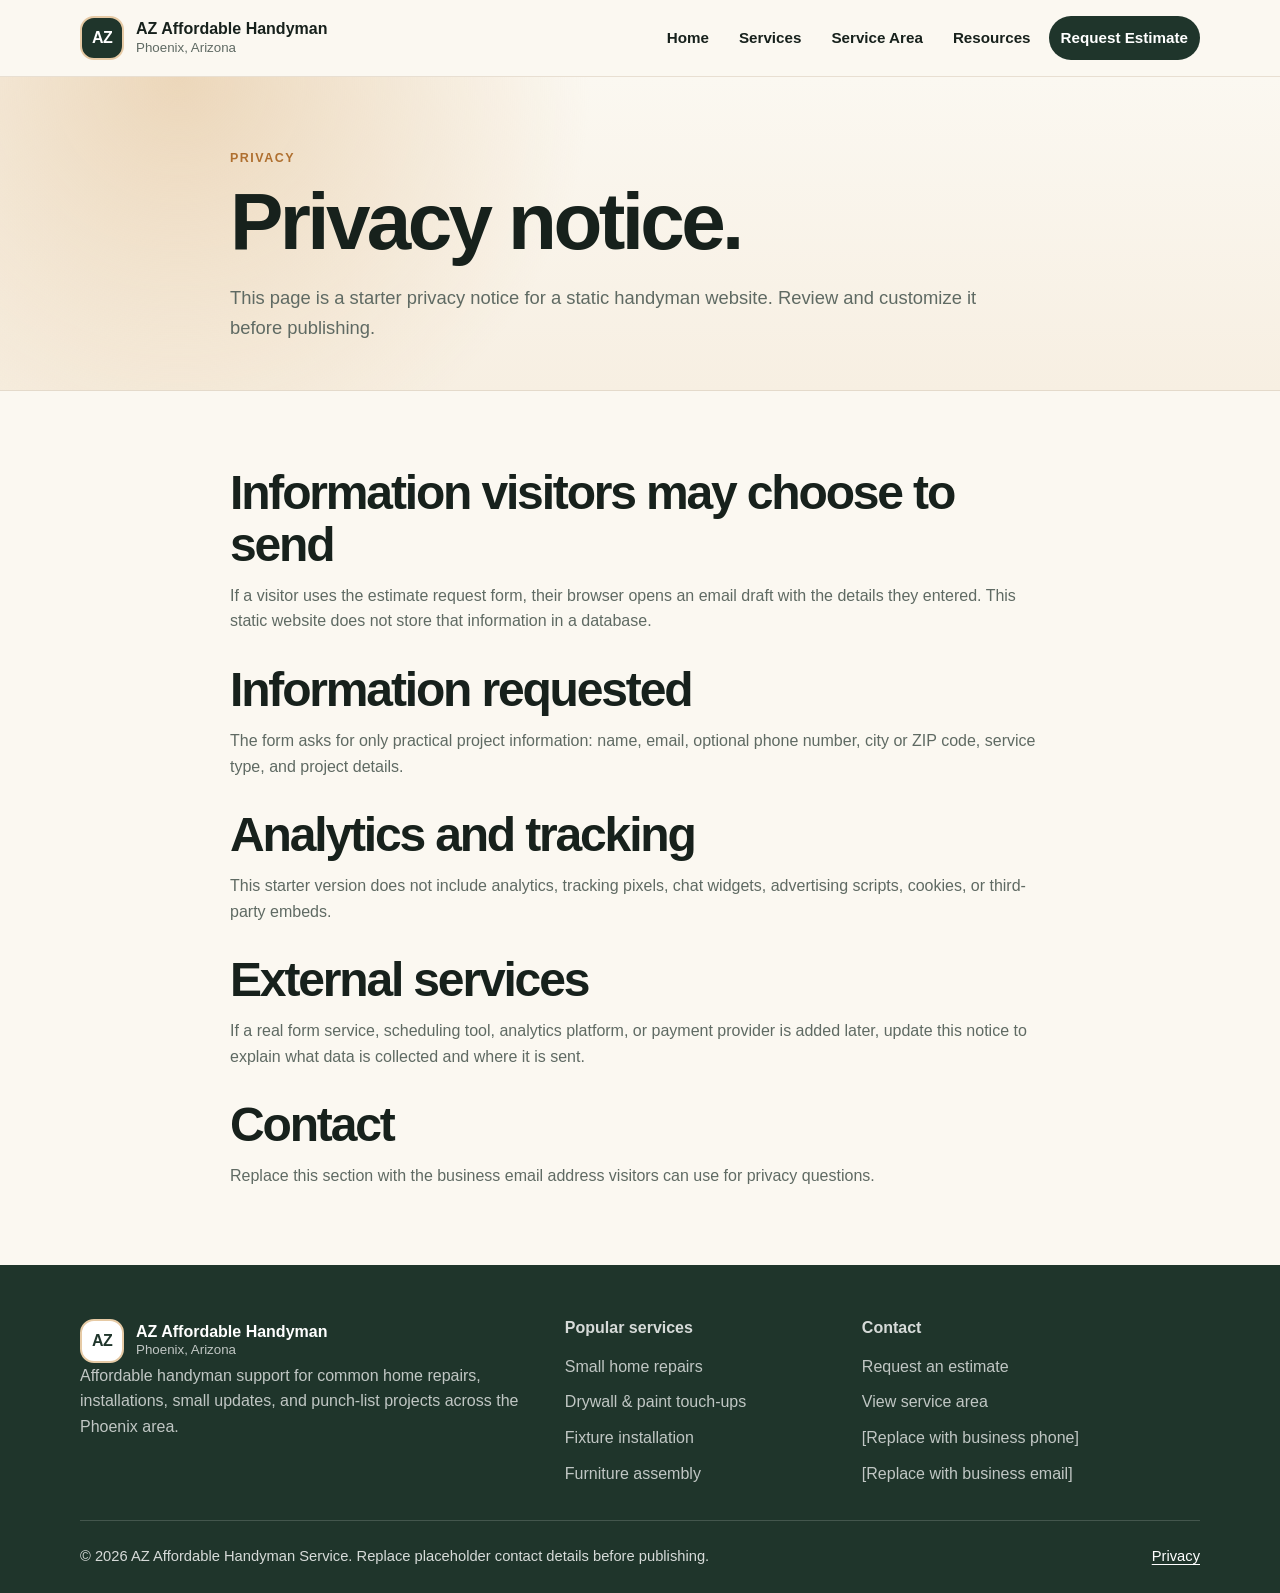
<file: privacy.html>
<!DOCTYPE html>
<html lang="en">
<head><meta charset="UTF-8" /><meta name="viewport" content="width=device-width, initial-scale=1" /><meta name="description" content="Privacy notice for AZ Affordable Handyman Service explaining what information the static website may collect through visitor-submitted estimate requests." /><meta name="robots" content="index, follow" /><meta name="theme-color" content="#1f352b" /><meta http-equiv="Content-Security-Policy" content="default-src 'self'; script-src 'self'; style-src 'self'; img-src 'self' data:; font-src 'self'; connect-src 'none'; form-action 'self' mailto:; base-uri 'self'; frame-ancestors 'none'; object-src 'none'; upgrade-insecure-requests" /><title>Privacy Notice | AZ Affordable Handyman Service</title><link rel="stylesheet" href="assets/css/styles.css" /><script defer src="assets/js/main.js"></script></head>
<body><a class="skip-link" href="#main-content">Skip to main content</a><header class="site-header"><div class="container nav-shell"><a class="brand" href="index.html"><span class="brand-mark" aria-hidden="true">AZ</span><span><strong>AZ Affordable Handyman</strong><small>Phoenix, Arizona</small></span></a><button class="nav-toggle" type="button" aria-expanded="false" aria-controls="site-nav" data-nav-toggle><span class="nav-toggle-line"></span><span class="sr-only">Menu</span></button><nav class="site-nav" id="site-nav" aria-label="Main navigation" data-site-nav><a href="index.html">Home</a><a href="services.html">Services</a><a href="service-area.html">Service Area</a><a href="resources.html">Resources</a><a class="nav-cta" href="contact.html">Request Estimate</a></nav></div></header>
<main id="main-content"><section class="page-hero"><div class="container narrow"><p class="eyebrow">Privacy</p><h1>Privacy notice.</h1><p>This page is a starter privacy notice for a static handyman website. Review and customize it before publishing.</p></div></section><section class="section"><div class="container narrow content-page"><h2>Information visitors may choose to send</h2><p>If a visitor uses the estimate request form, their browser opens an email draft with the details they entered. This static website does not store that information in a database.</p><h2>Information requested</h2><p>The form asks for only practical project information: name, email, optional phone number, city or ZIP code, service type, and project details.</p><h2>Analytics and tracking</h2><p>This starter version does not include analytics, tracking pixels, chat widgets, advertising scripts, cookies, or third-party embeds.</p><h2>External services</h2><p>If a real form service, scheduling tool, analytics platform, or payment provider is added later, update this notice to explain what data is collected and where it is sent.</p><h2>Contact</h2><p>Replace this section with the business email address visitors can use for privacy questions.</p></div></section></main>
<footer class="site-footer"><div class="container footer-grid"><div><a class="brand footer-brand" href="index.html"><span class="brand-mark" aria-hidden="true">AZ</span><span><strong>AZ Affordable Handyman</strong><small>Phoenix, Arizona</small></span></a><p class="muted">Affordable handyman support for common home repairs, installations, small updates, and punch-list projects across the Phoenix area.</p></div><div><h2 class="footer-title">Popular services</h2><ul class="footer-links"><li><a href="home-repairs.html">Small home repairs</a></li><li><a href="drywall-painting.html">Drywall & paint touch-ups</a></li><li><a href="fixture-installation.html">Fixture installation</a></li><li><a href="furniture-assembly.html">Furniture assembly</a></li></ul></div><div><h2 class="footer-title">Contact</h2><ul class="footer-links"><li><a href="contact.html">Request an estimate</a></li><li><a href="service-area.html">View service area</a></li><li><span>[Replace with business phone]</span></li><li><span>[Replace with business email]</span></li></ul></div></div><div class="container footer-bottom"><p>© <span data-year></span> AZ Affordable Handyman Service. Replace placeholder contact details before publishing.</p><p><a href="privacy.html">Privacy</a></p></div></footer></body></html>
</file>
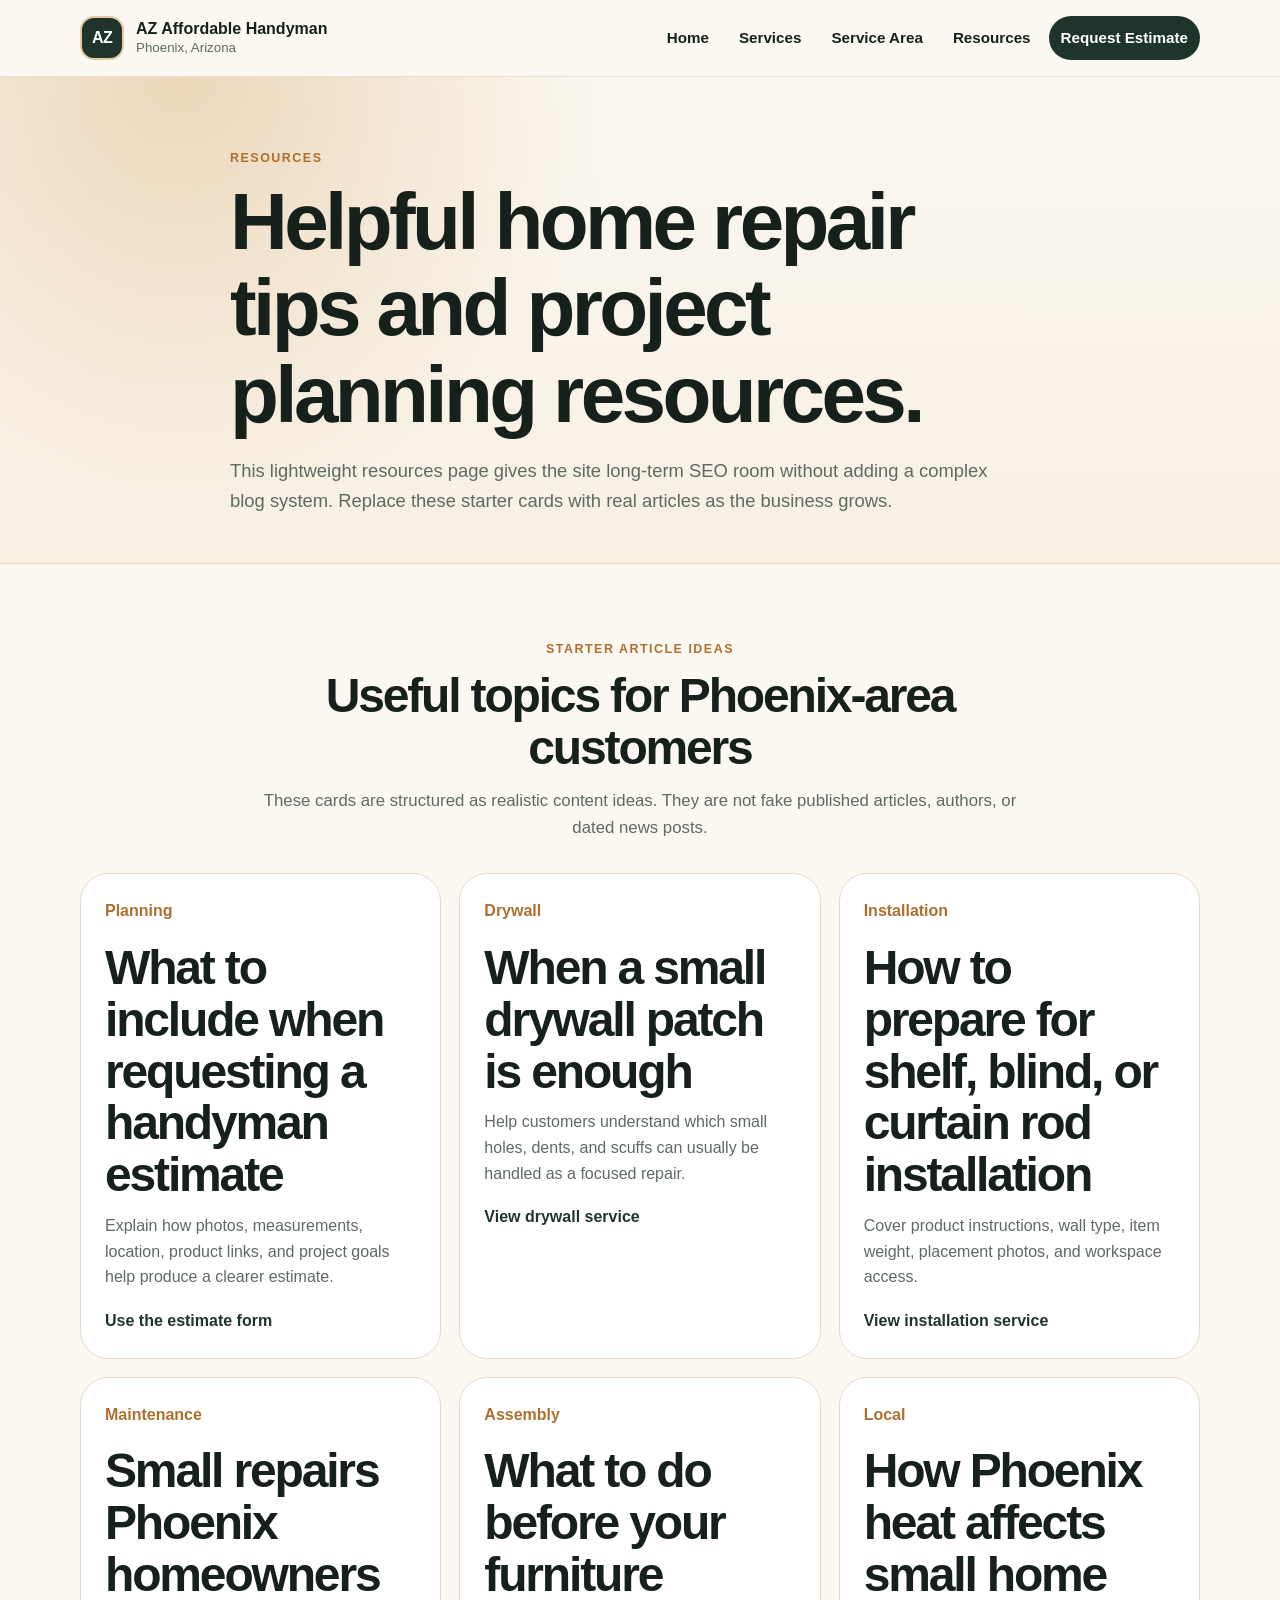
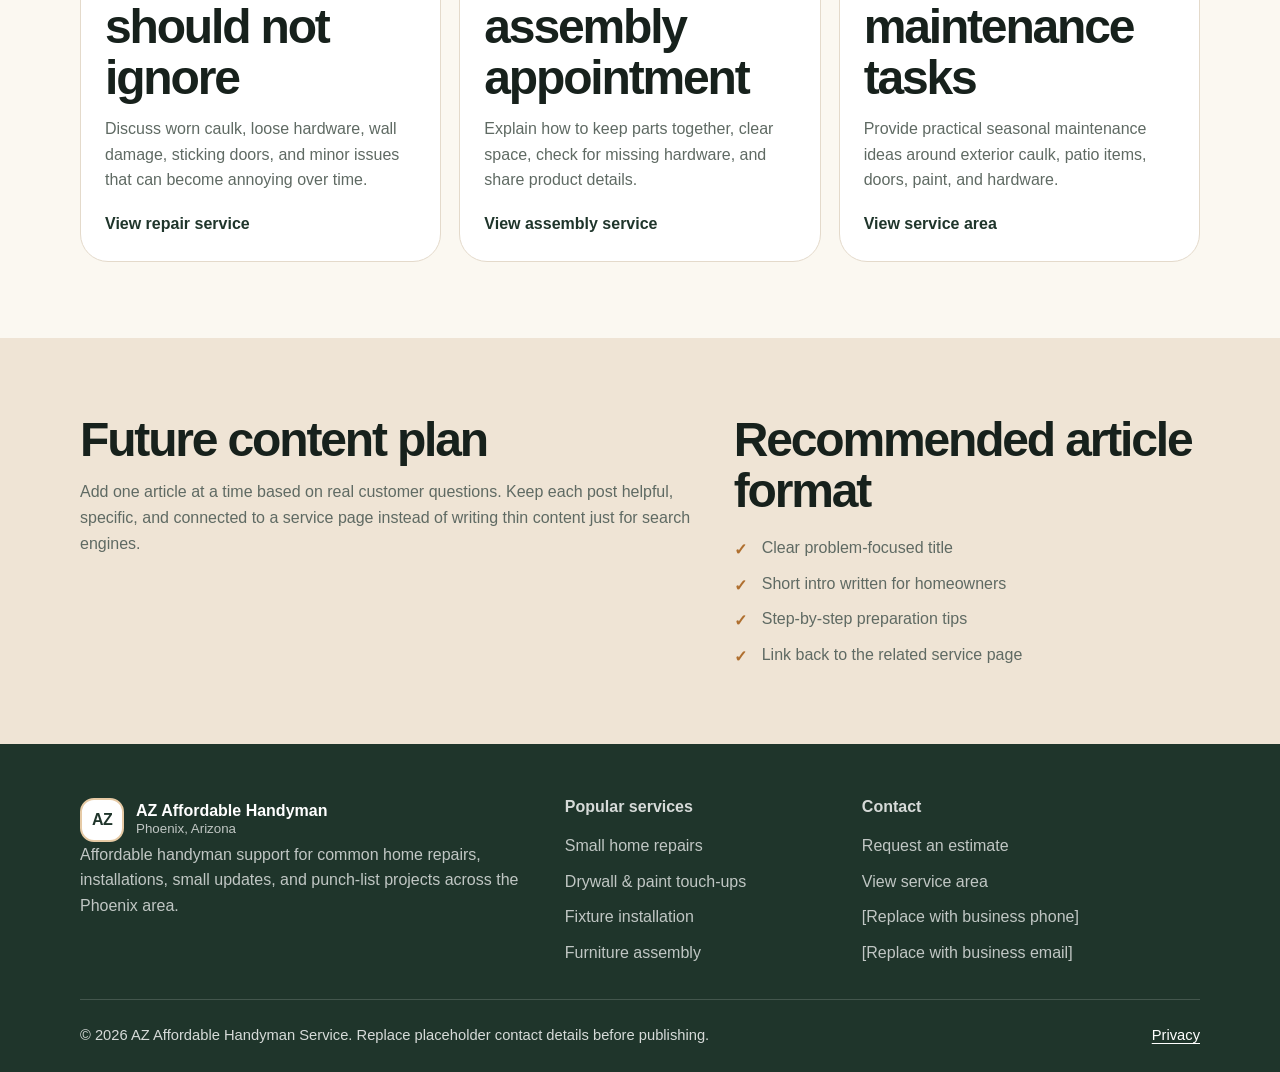
<file: resources.html>
<!DOCTYPE html>
<html lang="en">
<head><meta charset="UTF-8" /><meta name="viewport" content="width=device-width, initial-scale=1" /><meta name="description" content="Helpful Phoenix handyman resources, home maintenance tips, and starter article topics for small repairs, drywall touch-ups, fixture installs, and furniture assembly." /><meta name="robots" content="index, follow" /><meta name="theme-color" content="#1f352b" /><meta http-equiv="Content-Security-Policy" content="default-src 'self'; script-src 'self'; style-src 'self'; img-src 'self' data:; font-src 'self'; connect-src 'none'; form-action 'self' mailto:; base-uri 'self'; frame-ancestors 'none'; object-src 'none'; upgrade-insecure-requests" /><title>Handyman Resources & Home Maintenance Tips | AZ Affordable Handyman</title><link rel="stylesheet" href="assets/css/styles.css" /><script defer src="assets/js/main.js"></script></head>
<body><a class="skip-link" href="#main-content">Skip to main content</a><header class="site-header"><div class="container nav-shell"><a class="brand" href="index.html"><span class="brand-mark" aria-hidden="true">AZ</span><span><strong>AZ Affordable Handyman</strong><small>Phoenix, Arizona</small></span></a><button class="nav-toggle" type="button" aria-expanded="false" aria-controls="site-nav" data-nav-toggle><span class="nav-toggle-line"></span><span class="sr-only">Menu</span></button><nav class="site-nav" id="site-nav" aria-label="Main navigation" data-site-nav><a href="index.html">Home</a><a href="services.html">Services</a><a href="service-area.html">Service Area</a><a href="resources.html">Resources</a><a class="nav-cta" href="contact.html">Request Estimate</a></nav></div></header>
<main id="main-content"><section class="page-hero"><div class="container narrow"><p class="eyebrow">Resources</p><h1>Helpful home repair tips and project planning resources.</h1><p>This lightweight resources page gives the site long-term SEO room without adding a complex blog system. Replace these starter cards with real articles as the business grows.</p></div></section><section class="section"><div class="container"><div class="section-heading"><p class="eyebrow">Starter article ideas</p><h2>Useful topics for Phoenix-area customers</h2><p>These cards are structured as realistic content ideas. They are not fake published articles, authors, or dated news posts.</p></div><div class="article-grid"><article class="article-card"><span class="tag">Planning</span><h2>What to include when requesting a handyman estimate</h2><p>Explain how photos, measurements, location, product links, and project goals help produce a clearer estimate.</p><a class="text-link" href="contact.html">Use the estimate form</a></article><article class="article-card"><span class="tag">Drywall</span><h2>When a small drywall patch is enough</h2><p>Help customers understand which small holes, dents, and scuffs can usually be handled as a focused repair.</p><a class="text-link" href="drywall-painting.html">View drywall service</a></article><article class="article-card"><span class="tag">Installation</span><h2>How to prepare for shelf, blind, or curtain rod installation</h2><p>Cover product instructions, wall type, item weight, placement photos, and workspace access.</p><a class="text-link" href="fixture-installation.html">View installation service</a></article><article class="article-card"><span class="tag">Maintenance</span><h2>Small repairs Phoenix homeowners should not ignore</h2><p>Discuss worn caulk, loose hardware, wall damage, sticking doors, and minor issues that can become annoying over time.</p><a class="text-link" href="home-repairs.html">View repair service</a></article><article class="article-card"><span class="tag">Assembly</span><h2>What to do before your furniture assembly appointment</h2><p>Explain how to keep parts together, clear space, check for missing hardware, and share product details.</p><a class="text-link" href="furniture-assembly.html">View assembly service</a></article><article class="article-card"><span class="tag">Local</span><h2>How Phoenix heat affects small home maintenance tasks</h2><p>Provide practical seasonal maintenance ideas around exterior caulk, patio items, doors, paint, and hardware.</p><a class="text-link" href="service-area.html">View service area</a></article></div></div></section><section class="section alt-section"><div class="container two-column"><div><h2>Future content plan</h2><p>Add one article at a time based on real customer questions. Keep each post helpful, specific, and connected to a service page instead of writing thin content just for search engines.</p></div><div><h2>Recommended article format</h2><ul class="check-list"><li>Clear problem-focused title</li><li>Short intro written for homeowners</li><li>Step-by-step preparation tips</li><li>Link back to the related service page</li></ul></div></div></section></main>
<footer class="site-footer"><div class="container footer-grid"><div><a class="brand footer-brand" href="index.html"><span class="brand-mark" aria-hidden="true">AZ</span><span><strong>AZ Affordable Handyman</strong><small>Phoenix, Arizona</small></span></a><p class="muted">Affordable handyman support for common home repairs, installations, small updates, and punch-list projects across the Phoenix area.</p></div><div><h2 class="footer-title">Popular services</h2><ul class="footer-links"><li><a href="home-repairs.html">Small home repairs</a></li><li><a href="drywall-painting.html">Drywall & paint touch-ups</a></li><li><a href="fixture-installation.html">Fixture installation</a></li><li><a href="furniture-assembly.html">Furniture assembly</a></li></ul></div><div><h2 class="footer-title">Contact</h2><ul class="footer-links"><li><a href="contact.html">Request an estimate</a></li><li><a href="service-area.html">View service area</a></li><li><span>[Replace with business phone]</span></li><li><span>[Replace with business email]</span></li></ul></div></div><div class="container footer-bottom"><p>© <span data-year></span> AZ Affordable Handyman Service. Replace placeholder contact details before publishing.</p><p><a href="privacy.html">Privacy</a></p></div></footer></body></html>
</file>
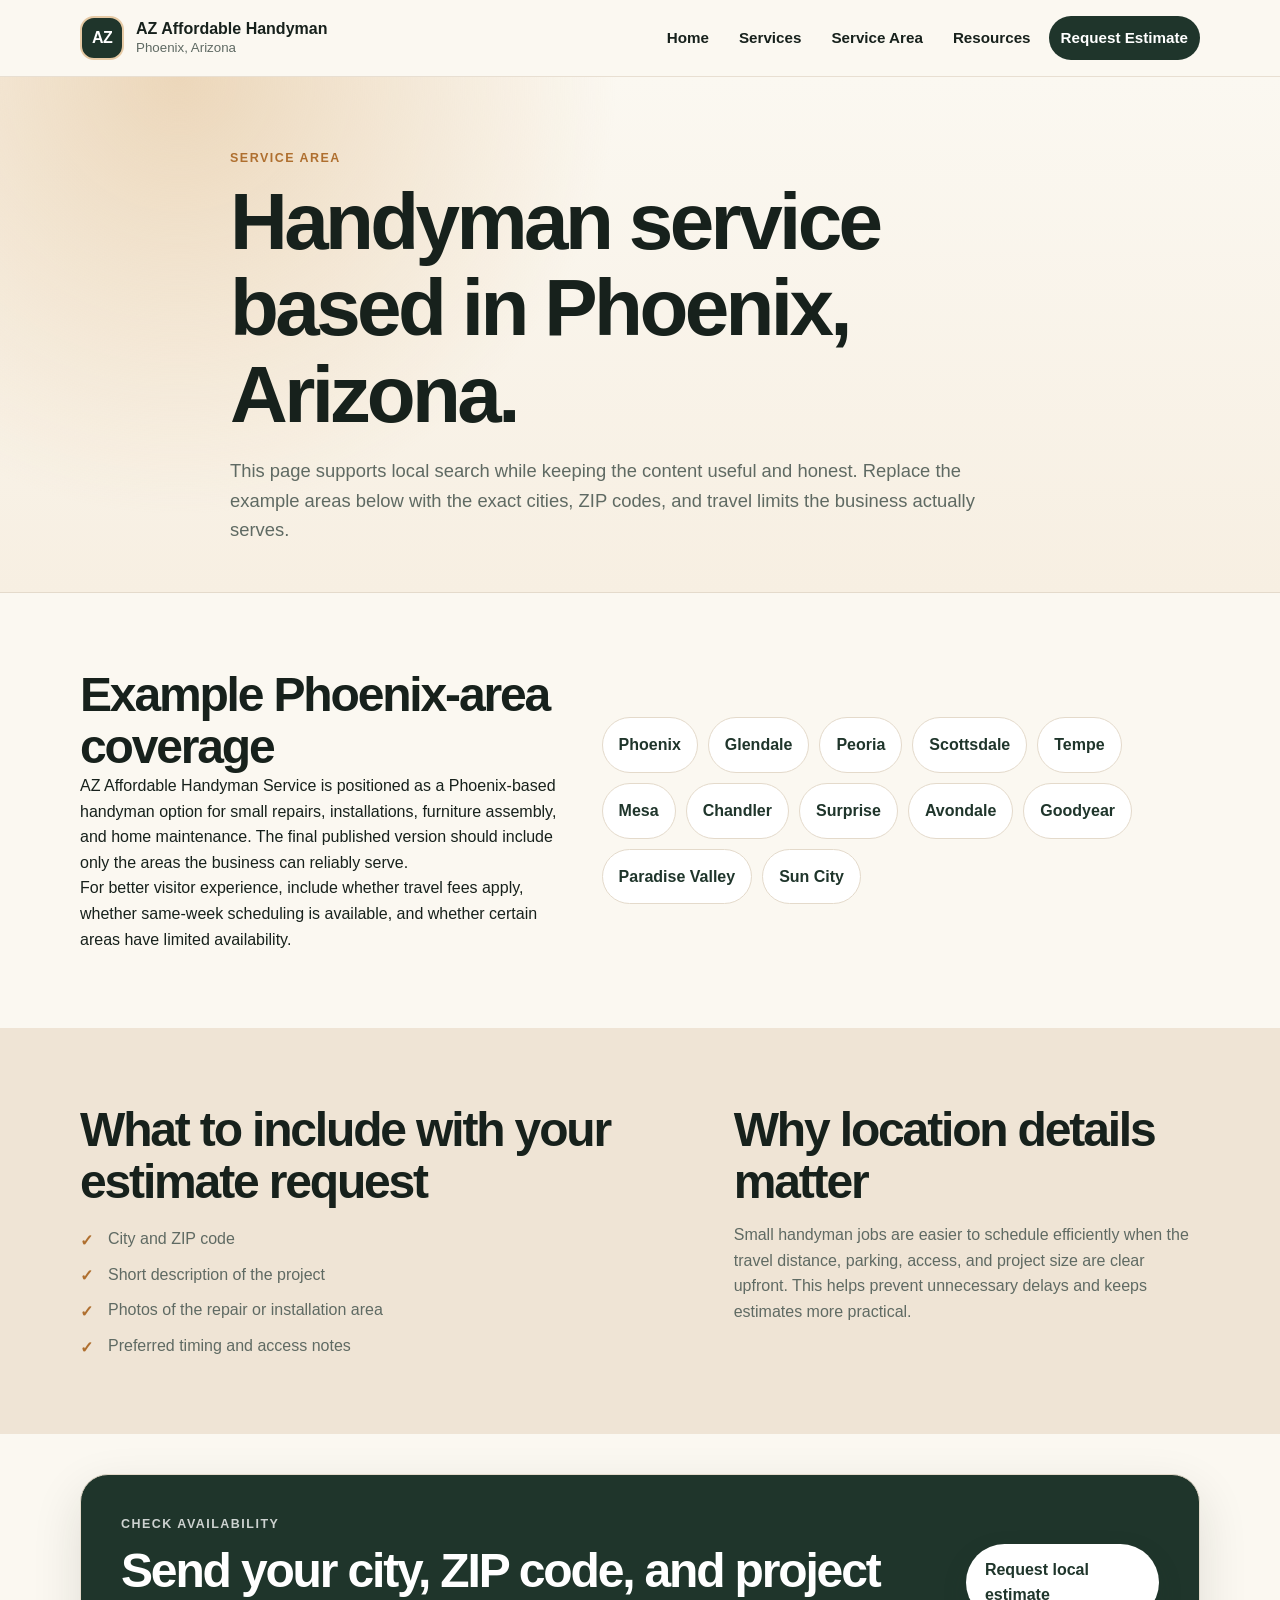
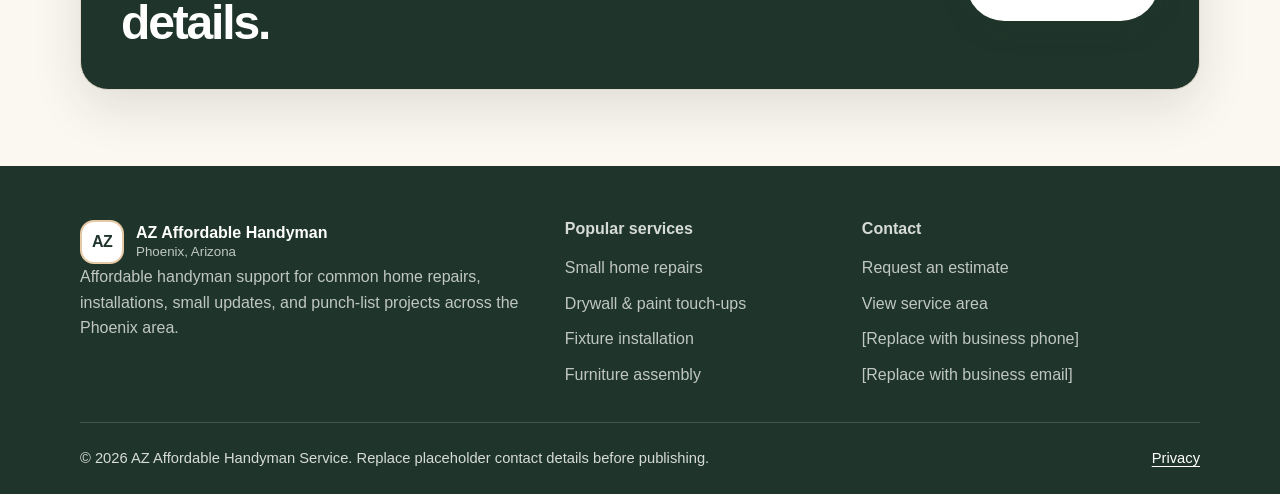
<file: service-area.html>
<!DOCTYPE html>
<html lang="en">
<head><meta charset="UTF-8" /><meta name="viewport" content="width=device-width, initial-scale=1" /><meta name="description" content="Phoenix handyman service area information for AZ Affordable Handyman Service, including nearby communities and what to include when requesting an estimate." /><meta name="robots" content="index, follow" /><meta name="theme-color" content="#1f352b" /><meta http-equiv="Content-Security-Policy" content="default-src 'self'; script-src 'self'; style-src 'self'; img-src 'self' data:; font-src 'self'; connect-src 'none'; form-action 'self' mailto:; base-uri 'self'; frame-ancestors 'none'; object-src 'none'; upgrade-insecure-requests" /><title>Phoenix Handyman Service Area | AZ Affordable Handyman</title><link rel="stylesheet" href="assets/css/styles.css" /><script defer src="assets/js/main.js"></script></head>
<body><a class="skip-link" href="#main-content">Skip to main content</a><header class="site-header"><div class="container nav-shell"><a class="brand" href="index.html"><span class="brand-mark" aria-hidden="true">AZ</span><span><strong>AZ Affordable Handyman</strong><small>Phoenix, Arizona</small></span></a><button class="nav-toggle" type="button" aria-expanded="false" aria-controls="site-nav" data-nav-toggle><span class="nav-toggle-line"></span><span class="sr-only">Menu</span></button><nav class="site-nav" id="site-nav" aria-label="Main navigation" data-site-nav><a href="index.html">Home</a><a href="services.html">Services</a><a href="service-area.html">Service Area</a><a href="resources.html">Resources</a><a class="nav-cta" href="contact.html">Request Estimate</a></nav></div></header>
<main id="main-content"><section class="page-hero"><div class="container narrow"><p class="eyebrow">Service area</p><h1>Handyman service based in Phoenix, Arizona.</h1><p>This page supports local search while keeping the content useful and honest. Replace the example areas below with the exact cities, ZIP codes, and travel limits the business actually serves.</p></div></section><section class="section"><div class="container feature-grid"><div><h2>Example Phoenix-area coverage</h2><p>AZ Affordable Handyman Service is positioned as a Phoenix-based handyman option for small repairs, installations, furniture assembly, and home maintenance. The final published version should include only the areas the business can reliably serve.</p><p>For better visitor experience, include whether travel fees apply, whether same-week scheduling is available, and whether certain areas have limited availability.</p></div><div class="area-list large" aria-label="Example service area list"><span>Phoenix</span><span>Glendale</span><span>Peoria</span><span>Scottsdale</span><span>Tempe</span><span>Mesa</span><span>Chandler</span><span>Surprise</span><span>Avondale</span><span>Goodyear</span><span>Paradise Valley</span><span>Sun City</span></div></div></section><section class="section alt-section"><div class="container two-column"><div><h2>What to include with your estimate request</h2><ul class="check-list"><li>City and ZIP code</li><li>Short description of the project</li><li>Photos of the repair or installation area</li><li>Preferred timing and access notes</li></ul></div><div><h2>Why location details matter</h2><p>Small handyman jobs are easier to schedule efficiently when the travel distance, parking, access, and project size are clear upfront. This helps prevent unnecessary delays and keeps estimates more practical.</p></div></div></section><section class="section cta-section"><div class="container cta-card"><div><p class="eyebrow">Check availability</p><h2>Send your city, ZIP code, and project details.</h2></div><a class="button button-primary" href="contact.html">Request local estimate</a></div></section></main>
<footer class="site-footer"><div class="container footer-grid"><div><a class="brand footer-brand" href="index.html"><span class="brand-mark" aria-hidden="true">AZ</span><span><strong>AZ Affordable Handyman</strong><small>Phoenix, Arizona</small></span></a><p class="muted">Affordable handyman support for common home repairs, installations, small updates, and punch-list projects across the Phoenix area.</p></div><div><h2 class="footer-title">Popular services</h2><ul class="footer-links"><li><a href="home-repairs.html">Small home repairs</a></li><li><a href="drywall-painting.html">Drywall & paint touch-ups</a></li><li><a href="fixture-installation.html">Fixture installation</a></li><li><a href="furniture-assembly.html">Furniture assembly</a></li></ul></div><div><h2 class="footer-title">Contact</h2><ul class="footer-links"><li><a href="contact.html">Request an estimate</a></li><li><a href="service-area.html">View service area</a></li><li><span>[Replace with business phone]</span></li><li><span>[Replace with business email]</span></li></ul></div></div><div class="container footer-bottom"><p>© <span data-year></span> AZ Affordable Handyman Service. Replace placeholder contact details before publishing.</p><p><a href="privacy.html">Privacy</a></p></div></footer></body></html>
</file>
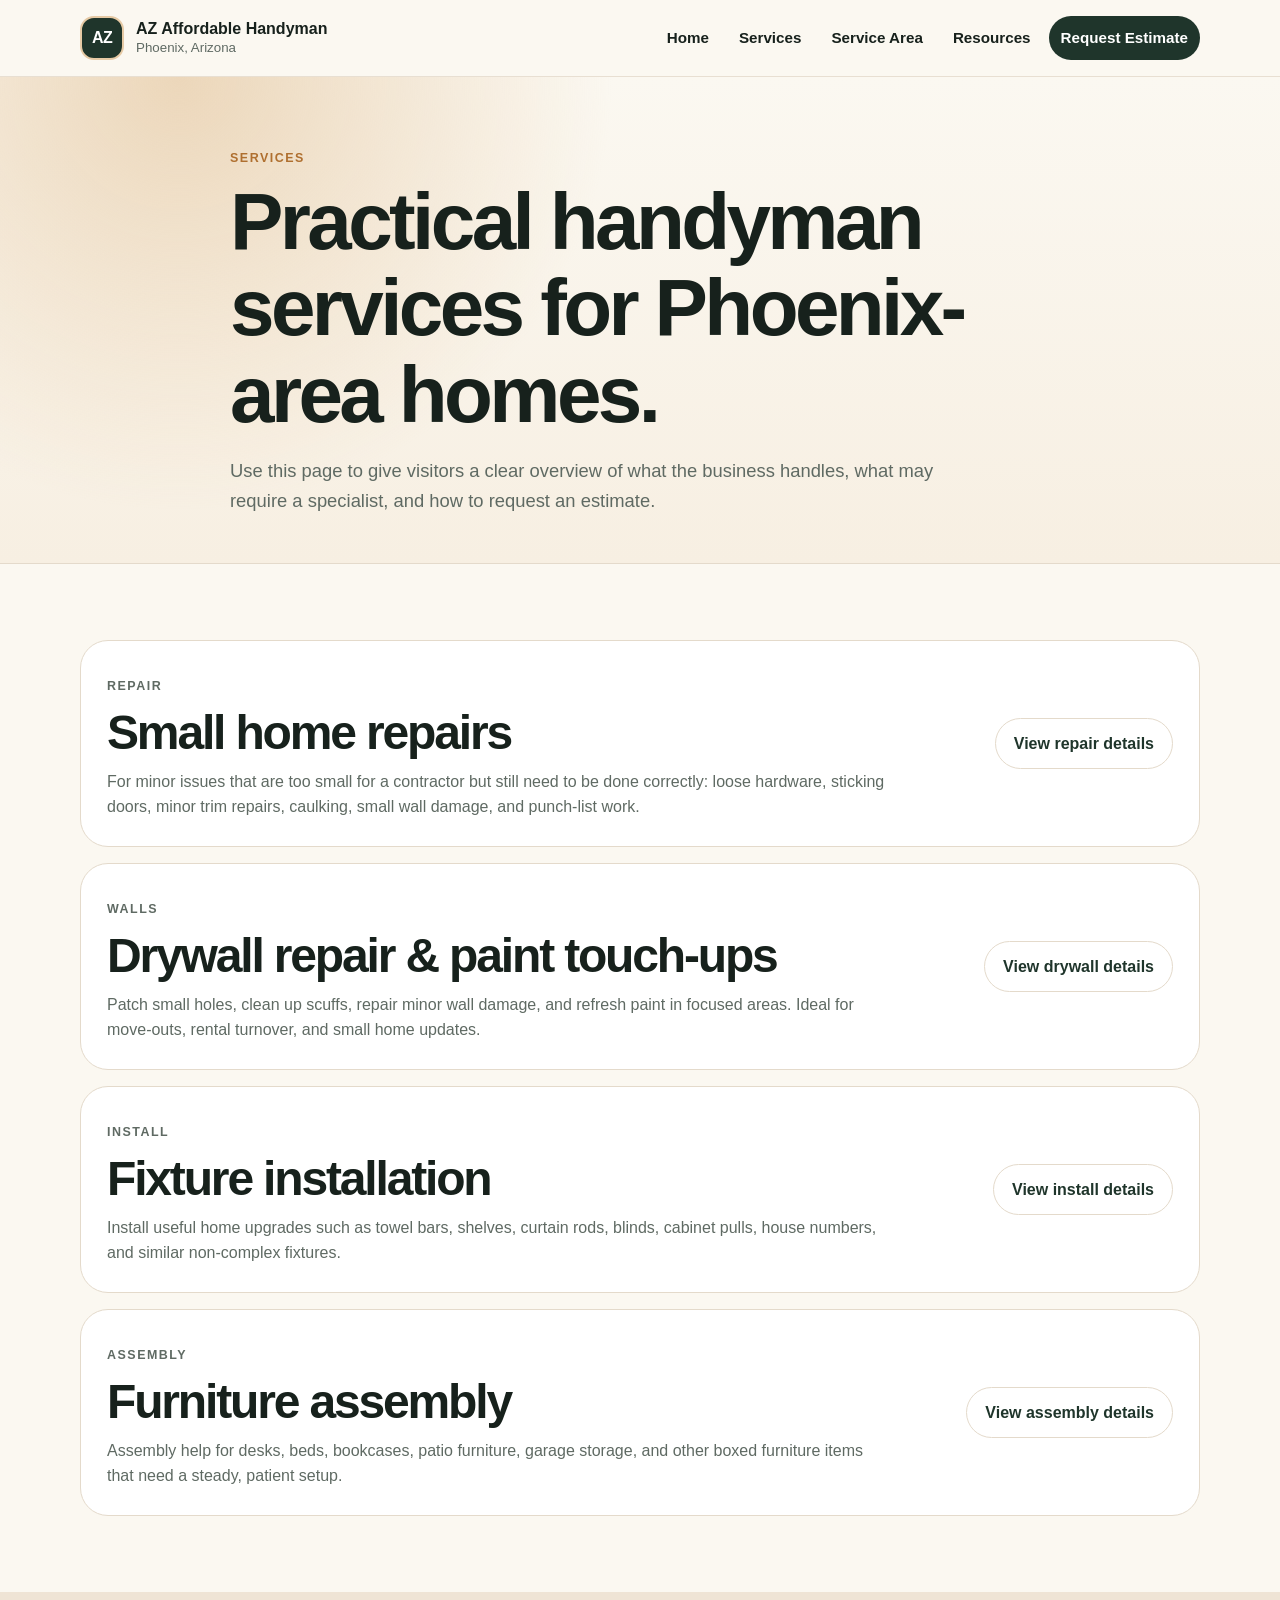
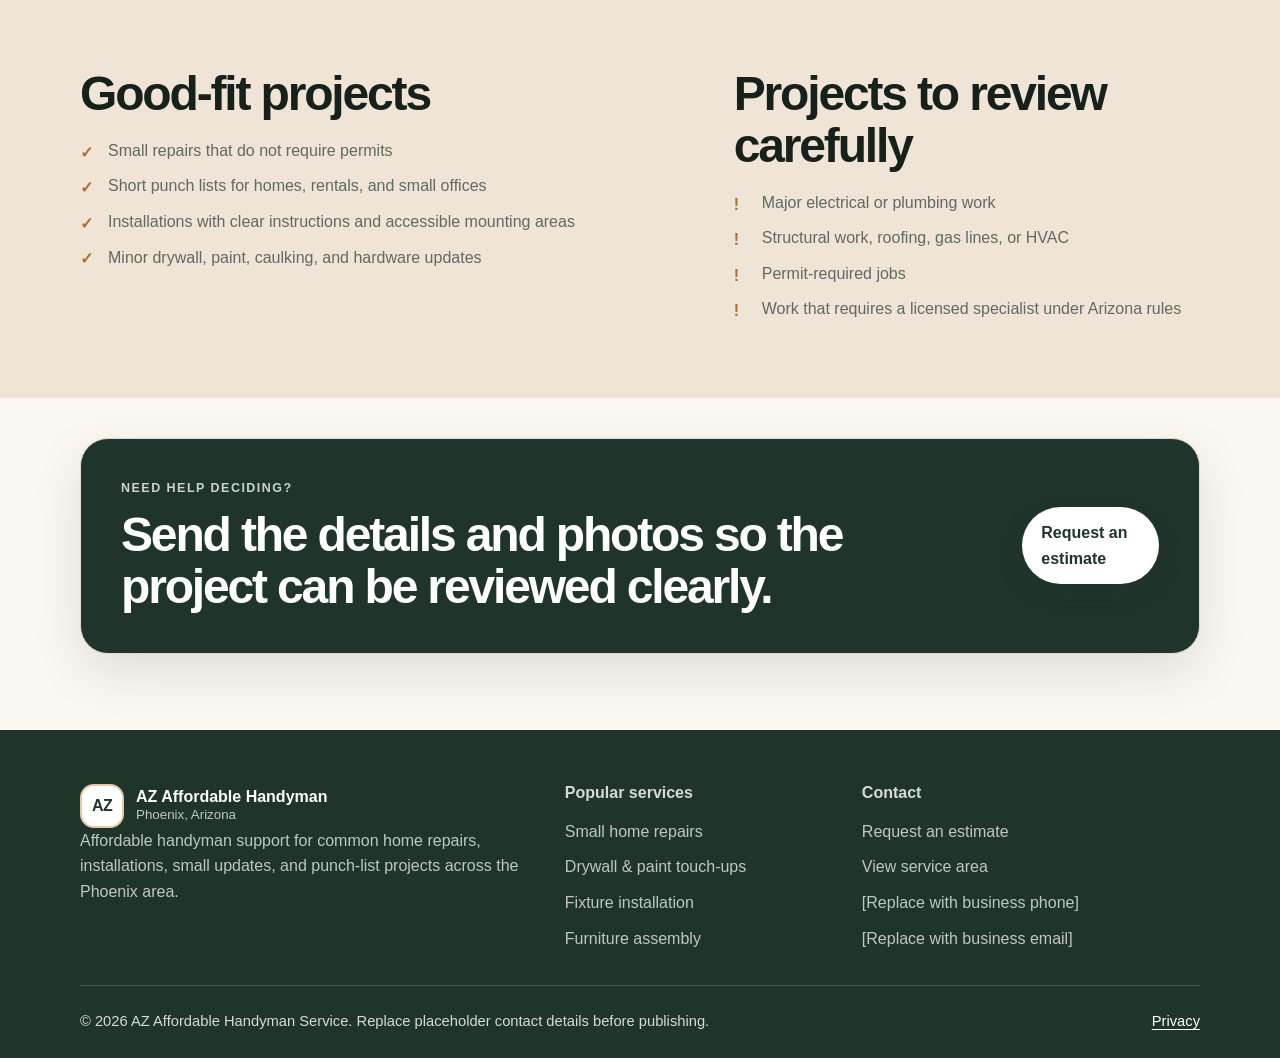
<file: services.html>
<!DOCTYPE html>
<html lang="en">
<head>
  <meta charset="UTF-8" />
  <meta name="viewport" content="width=device-width, initial-scale=1" />
  <meta name="description" content="View small home repair, drywall touch-up, fixture installation, furniture assembly, and general handyman services for Phoenix-area homes." />
  <meta name="robots" content="index, follow" />
  <meta name="theme-color" content="#1f352b" />
  <meta http-equiv="Content-Security-Policy" content="default-src 'self'; script-src 'self'; style-src 'self'; img-src 'self' data:; font-src 'self'; connect-src 'none'; form-action 'self' mailto:; base-uri 'self'; frame-ancestors 'none'; object-src 'none'; upgrade-insecure-requests" />
  <title>Handyman Services in Phoenix, AZ | AZ Affordable Handyman</title>
  <link rel="stylesheet" href="assets/css/styles.css" />
  <script defer src="assets/js/main.js"></script>
</head>
<body>
  <a class="skip-link" href="#main-content">Skip to main content</a>
  <header class="site-header"><div class="container nav-shell"><a class="brand" href="index.html"><span class="brand-mark" aria-hidden="true">AZ</span><span><strong>AZ Affordable Handyman</strong><small>Phoenix, Arizona</small></span></a><button class="nav-toggle" type="button" aria-expanded="false" aria-controls="site-nav" data-nav-toggle><span class="nav-toggle-line"></span><span class="sr-only">Menu</span></button><nav class="site-nav" id="site-nav" aria-label="Main navigation" data-site-nav><a href="index.html">Home</a><a href="services.html">Services</a><a href="service-area.html">Service Area</a><a href="resources.html">Resources</a><a class="nav-cta" href="contact.html">Request Estimate</a></nav></div></header>
  <main id="main-content">
    <section class="page-hero"><div class="container narrow"><p class="eyebrow">Services</p><h1>Practical handyman services for Phoenix-area homes.</h1><p>Use this page to give visitors a clear overview of what the business handles, what may require a specialist, and how to request an estimate.</p></div></section>
    <section class="section"><div class="container service-list">
      <article class="service-row"><div><p class="eyebrow">Repair</p><h2><a href="home-repairs.html">Small home repairs</a></h2><p>For minor issues that are too small for a contractor but still need to be done correctly: loose hardware, sticking doors, minor trim repairs, caulking, small wall damage, and punch-list work.</p></div><a class="button button-secondary" href="home-repairs.html">View repair details</a></article>
      <article class="service-row"><div><p class="eyebrow">Walls</p><h2><a href="drywall-painting.html">Drywall repair & paint touch-ups</a></h2><p>Patch small holes, clean up scuffs, repair minor wall damage, and refresh paint in focused areas. Ideal for move-outs, rental turnover, and small home updates.</p></div><a class="button button-secondary" href="drywall-painting.html">View drywall details</a></article>
      <article class="service-row"><div><p class="eyebrow">Install</p><h2><a href="fixture-installation.html">Fixture installation</a></h2><p>Install useful home upgrades such as towel bars, shelves, curtain rods, blinds, cabinet pulls, house numbers, and similar non-complex fixtures.</p></div><a class="button button-secondary" href="fixture-installation.html">View install details</a></article>
      <article class="service-row"><div><p class="eyebrow">Assembly</p><h2><a href="furniture-assembly.html">Furniture assembly</a></h2><p>Assembly help for desks, beds, bookcases, patio furniture, garage storage, and other boxed furniture items that need a steady, patient setup.</p></div><a class="button button-secondary" href="furniture-assembly.html">View assembly details</a></article>
    </div></section>
    <section class="section alt-section"><div class="container two-column"><div><h2>Good-fit projects</h2><ul class="check-list"><li>Small repairs that do not require permits</li><li>Short punch lists for homes, rentals, and small offices</li><li>Installations with clear instructions and accessible mounting areas</li><li>Minor drywall, paint, caulking, and hardware updates</li></ul></div><div><h2>Projects to review carefully</h2><ul class="check-list warning-list"><li>Major electrical or plumbing work</li><li>Structural work, roofing, gas lines, or HVAC</li><li>Permit-required jobs</li><li>Work that requires a licensed specialist under Arizona rules</li></ul></div></div></section>
    <section class="section cta-section"><div class="container cta-card"><div><p class="eyebrow">Need help deciding?</p><h2>Send the details and photos so the project can be reviewed clearly.</h2></div><a class="button button-primary" href="contact.html">Request an estimate</a></div></section>
  </main>
  <footer class="site-footer"><div class="container footer-grid"><div><a class="brand footer-brand" href="index.html"><span class="brand-mark" aria-hidden="true">AZ</span><span><strong>AZ Affordable Handyman</strong><small>Phoenix, Arizona</small></span></a><p class="muted">Affordable handyman support for common home repairs, installations, small updates, and punch-list projects across the Phoenix area.</p></div><div><h2 class="footer-title">Popular services</h2><ul class="footer-links"><li><a href="home-repairs.html">Small home repairs</a></li><li><a href="drywall-painting.html">Drywall & paint touch-ups</a></li><li><a href="fixture-installation.html">Fixture installation</a></li><li><a href="furniture-assembly.html">Furniture assembly</a></li></ul></div><div><h2 class="footer-title">Contact</h2><ul class="footer-links"><li><a href="contact.html">Request an estimate</a></li><li><a href="service-area.html">View service area</a></li><li><span>[Replace with business phone]</span></li><li><span>[Replace with business email]</span></li></ul></div></div><div class="container footer-bottom"><p>© <span data-year></span> AZ Affordable Handyman Service. Replace placeholder contact details before publishing.</p><p><a href="privacy.html">Privacy</a></p></div></footer>
</body>
</html>
</file>
<file: assets/css/styles.css>
:root {
  --bg: #fbf8f1;
  --surface: #ffffff;
  --surface-strong: #f2eadc;
  --ink: #17211c;
  --muted: #5f6a63;
  --brand: #1f352b;
  --brand-2: #af6f2f;
  --brand-3: #e6caa5;
  --line: #e4dacb;
  --shadow: 0 18px 50px rgba(23, 33, 28, 0.12);
  --radius-sm: 12px;
  --radius-md: 18px;
  --radius-lg: 28px;
  --container: 1120px;
  --focus: 0 0 0 4px rgba(175, 111, 47, 0.28);
}

* { box-sizing: border-box; }
html { scroll-behavior: smooth; }
body {
  margin: 0;
  font-family: Arial, Helvetica, sans-serif;
  color: var(--ink);
  background: var(--bg);
  line-height: 1.6;
  text-rendering: optimizeLegibility;
}
body.nav-open { overflow: hidden; }
a { color: inherit; text-decoration-thickness: 0.08em; text-underline-offset: 0.22em; }
a:hover { color: var(--brand-2); }
button, input, select, textarea { font: inherit; }
.container { width: min(100% - 32px, var(--container)); margin-inline: auto; }
.narrow { max-width: 820px; }
.skip-link { position: absolute; top: 12px; left: 12px; z-index: 100; transform: translateY(-150%); padding: 10px 14px; color: #fff; background: var(--brand); border-radius: 999px; }
.skip-link:focus { transform: translateY(0); }
.sr-only { position: absolute; width: 1px; height: 1px; overflow: hidden; clip-path: inset(50%); white-space: nowrap; }
.site-header { position: sticky; top: 0; z-index: 50; background: rgba(251,248,241,0.92); border-bottom: 1px solid rgba(228,218,203,0.8); backdrop-filter: blur(16px); }
.nav-shell { display: flex; align-items: center; justify-content: space-between; min-height: 76px; gap: 24px; }
.brand { display: inline-flex; align-items: center; gap: 12px; color: var(--ink); text-decoration: none; }
.brand-mark { display: grid; place-items: center; width: 44px; height: 44px; color: #fff; background: var(--brand); border: 2px solid var(--brand-3); border-radius: 14px; font-weight: 800; letter-spacing: -0.04em; }
.brand strong { display: block; line-height: 1.1; font-size: 1rem; }
.brand small { display: block; color: var(--muted); line-height: 1.2; margin-top: 2px; }
.site-nav { display: flex; align-items: center; gap: 6px; }
.site-nav a { padding: 10px 12px; border-radius: 999px; color: var(--ink); font-weight: 700; font-size: 0.95rem; text-decoration: none; }
.site-nav a:hover, .site-nav a:focus-visible { background: var(--surface-strong); color: var(--brand); }
.nav-cta { color: #fff !important; background: var(--brand) !important; }
.nav-toggle { display: none; width: 46px; height: 46px; border: 1px solid var(--line); border-radius: 14px; background: var(--surface); }
.nav-toggle-line, .nav-toggle-line::before, .nav-toggle-line::after { display: block; width: 20px; height: 2px; margin-inline: auto; background: var(--ink); border-radius: 999px; content: ""; }
.nav-toggle-line::before { transform: translateY(-7px); }
.nav-toggle-line::after { transform: translateY(5px); }
.hero { padding: 84px 0 58px; background: radial-gradient(circle at top right, rgba(230,202,165,0.58), transparent 42%), linear-gradient(180deg, #fbf8f1 0%, #f7efe2 100%); }
.hero-grid, .feature-grid, .contact-grid, .two-column, .process-grid, .split { display: grid; gap: 32px; }
.hero-grid { grid-template-columns: minmax(0, 1.1fr) minmax(300px, 0.9fr); align-items: center; }
.eyebrow { margin: 0 0 10px; color: var(--brand-2); font-size: 0.78rem; font-weight: 800; letter-spacing: 0.12em; text-transform: uppercase; }
h1, h2, h3 { margin: 0; line-height: 1.08; letter-spacing: -0.045em; }
h1 { font-size: clamp(2.45rem, 7vw, 5rem); }
h2 { font-size: clamp(1.75rem, 4vw, 3rem); }
h3 { font-size: 1.25rem; }
p { margin: 0; }
.hero-text { max-width: 680px; margin-top: 22px; color: var(--muted); font-size: clamp(1.05rem, 2.2vw, 1.25rem); }
.hero-actions, .footer-bottom, .trust-list { display: flex; align-items: center; flex-wrap: wrap; gap: 12px; }
.hero-actions { margin-top: 30px; }
.button { display: inline-flex; align-items: center; justify-content: center; min-height: 46px; padding: 12px 18px; border: 1px solid transparent; border-radius: 999px; cursor: pointer; font-weight: 800; text-decoration: none; transition: transform 160ms ease, box-shadow 160ms ease, background 160ms ease; }
.button:hover { transform: translateY(-1px); }
.button-primary { color: #fff; background: var(--brand); box-shadow: 0 10px 24px rgba(31,53,43,0.18); }
.button-primary:hover { color: #fff; background: #172820; }
.button-secondary { color: var(--brand); background: var(--surface); border-color: var(--line); }
.button-secondary:hover { background: var(--surface-strong); }
.trust-list { padding: 0; margin: 24px 0 0; list-style: none; color: var(--muted); }
.trust-list li { display: inline-flex; align-items: center; gap: 8px; }
.trust-list li::before { width: 8px; height: 8px; background: var(--brand-2); border-radius: 50%; content: ""; }
.hero-card, .side-card, .cta-card, .service-card, .info-card, .article-card, .contact-form, .contact-panel, .feature-panel { background: var(--surface); border: 1px solid var(--line); border-radius: var(--radius-lg); box-shadow: var(--shadow); }
.hero-card { padding: clamp(22px, 5vw, 38px); }
.hero-card h2 { margin-top: 18px; font-size: clamp(1.55rem, 3vw, 2.25rem); }
.status-pill { display: inline-flex; width: fit-content; padding: 7px 12px; color: var(--brand); background: var(--surface-strong); border: 1px solid var(--line); border-radius: 999px; font-size: 0.82rem; font-weight: 800; }
.task-list, .area-list { display: flex; flex-wrap: wrap; gap: 10px; margin-top: 24px; }
.task-list span, .area-list span { padding: 10px 12px; background: #f8f3e9; border: 1px solid var(--line); border-radius: 999px; color: var(--brand); font-weight: 700; }
.note { margin-top: 22px; color: var(--muted); font-size: 0.95rem; }
.section { padding: 76px 0; }
.section-tight { padding: 42px 0; }
.alt-section { background: #efe4d5; }
.page-hero { padding: 72px 0 48px; background: radial-gradient(circle at 14% 0%, rgba(230,202,165,0.72), transparent 36%), linear-gradient(180deg, #fbf8f1 0%, #f7efe2 100%); border-bottom: 1px solid var(--line); }
.page-hero p:not(.eyebrow) { max-width: 760px; margin-top: 18px; color: var(--muted); font-size: 1.15rem; }
.section-heading { max-width: 760px; margin: 0 auto 32px; text-align: center; }
.section-heading.left { margin-inline: 0; text-align: left; }
.section-heading p:not(.eyebrow), .section-lead { margin-top: 14px; color: var(--muted); font-size: 1.05rem; }
.split { grid-template-columns: 0.9fr 1.1fr; align-items: start; }
.card-grid, .article-grid { display: grid; grid-template-columns: repeat(4, minmax(0, 1fr)); gap: 18px; }
.card-grid.compact { grid-template-columns: repeat(3, minmax(0, 1fr)); }
.article-grid { grid-template-columns: repeat(3, minmax(0, 1fr)); }
.service-card, .info-card, .article-card { padding: 24px; box-shadow: none; }
.service-card { min-height: 240px; }
.service-card p, .info-card p, .article-card p { margin-top: 12px; color: var(--muted); }
.card-icon, .tag { display: inline-flex; margin-bottom: 18px; color: var(--brand-2); font-weight: 900; }
.service-card a, .service-row a, .article-card a { text-decoration: none; }
.text-link { display: inline-flex; margin-top: 18px; color: var(--brand); font-weight: 900; }
.feature-grid { grid-template-columns: 0.9fr 1.1fr; align-items: center; }
.feature-panel { padding: 32px; }
.feature-panel p:not(.eyebrow) { margin-top: 16px; color: var(--muted); }
.area-list.large { margin-top: 0; }
.area-list.large span { padding: 14px 16px; background: var(--surface); }
.process-grid { grid-template-columns: 0.8fr 1.2fr; }
.steps { display: grid; gap: 14px; padding: 0; margin: 0; list-style: none; counter-reset: steps; }
.steps li { position: relative; padding: 22px 22px 22px 70px; background: var(--surface); border: 1px solid var(--line); border-radius: var(--radius-md); }
.steps li::before { position: absolute; top: 20px; left: 20px; display: grid; place-items: center; width: 34px; height: 34px; color: #fff; background: var(--brand); border-radius: 50%; counter-increment: steps; content: counter(steps); font-weight: 900; }
.steps strong, .steps span { display: block; }
.steps span { margin-top: 4px; color: var(--muted); }
.cta-section { padding-top: 40px; }
.cta-card { display: flex; align-items: center; justify-content: space-between; gap: 24px; padding: clamp(24px, 5vw, 40px); background: var(--brand); color: #fff; }
.cta-card p, .cta-card .eyebrow { color: rgba(255,255,255,0.78); }
.cta-card .button-primary { color: var(--brand); background: #fff; }
.service-list { display: grid; gap: 16px; }
.service-row { display: flex; align-items: center; justify-content: space-between; gap: 24px; padding: 26px; background: var(--surface); border: 1px solid var(--line); border-radius: var(--radius-lg); }
.service-row p { max-width: 780px; margin-top: 10px; color: var(--muted); }
.two-column, .contact-grid { grid-template-columns: minmax(0, 1fr) minmax(280px, 0.75fr); align-items: start; }
.two-column p { margin-top: 14px; color: var(--muted); }
.side-card, .contact-panel { padding: 26px; }
.check-list, .contact-list, .footer-links { padding: 0; margin: 18px 0 0; list-style: none; }
.check-list li, .contact-list li, .footer-links li { margin-top: 10px; color: var(--muted); }
.check-list li { position: relative; padding-left: 28px; }
.check-list li::before { position: absolute; left: 0; top: 0.12em; color: var(--brand-2); content: "✓"; font-weight: 900; }
.warning-list li::before { content: "!"; }
.contact-form { display: grid; gap: 10px; padding: 28px; box-shadow: none; }
.form-notice { display: grid; gap: 4px; padding: 14px; margin-bottom: 8px; background: var(--surface-strong); border: 1px solid var(--line); border-radius: var(--radius-sm); color: var(--muted); }
.form-notice strong { color: var(--ink); }
label { font-weight: 800; }
.optional { color: var(--muted); font-weight: 400; }
input, select, textarea { width: 100%; border: 1px solid var(--line); border-radius: 14px; padding: 12px 14px; color: var(--ink); background: #fff; }
textarea { resize: vertical; }
input:focus, select:focus, textarea:focus, button:focus-visible, a:focus-visible { outline: none; box-shadow: var(--focus); }
.form-status { min-height: 24px; color: var(--brand); font-weight: 700; }
.content-page h2 { margin-top: 30px; }
.content-page h2:first-child { margin-top: 0; }
.content-page p { margin-top: 12px; color: var(--muted); }
.site-footer { padding-top: 54px; color: rgba(255,255,255,0.82); background: var(--brand); }
.footer-grid { display: grid; grid-template-columns: 1.2fr 0.7fr 0.9fr; gap: 34px; }
.footer-brand { color: #fff; }
.footer-brand .brand-mark { background: #fff; color: var(--brand); }
.footer-brand small, .site-footer .muted, .footer-links li, .footer-links a { color: rgba(255,255,255,0.72); }
.footer-title { font-size: 1rem; letter-spacing: 0; }
.footer-links a { text-decoration: none; }
.footer-bottom { justify-content: space-between; padding: 24px 0; margin-top: 34px; border-top: 1px solid rgba(255,255,255,0.16); font-size: 0.92rem; }
.footer-bottom a { color: #fff; }
@media (max-width: 960px) {
  .hero-grid, .feature-grid, .process-grid, .split, .two-column, .contact-grid { grid-template-columns: 1fr; }
  .card-grid, .card-grid.compact, .article-grid { grid-template-columns: repeat(2, minmax(0, 1fr)); }
  .service-row, .cta-card { align-items: flex-start; flex-direction: column; }
  .footer-grid { grid-template-columns: 1fr 1fr; }
}
@media (max-width: 760px) {
  .nav-shell { min-height: 68px; }
  .nav-toggle { display: inline-grid; place-items: center; }
  .site-nav { position: fixed; inset: 68px 16px auto 16px; display: none; flex-direction: column; align-items: stretch; padding: 14px; background: var(--surface); border: 1px solid var(--line); border-radius: 22px; box-shadow: var(--shadow); }
  .site-nav.is-open { display: flex; }
  .site-nav a { padding: 14px 16px; }
  .hero { padding-top: 54px; }
  .section { padding: 56px 0; }
  .page-hero { padding: 54px 0 38px; }
  .card-grid, .card-grid.compact, .article-grid, .footer-grid { grid-template-columns: 1fr; }
  .hero-actions, .button { width: 100%; }
  .button { min-height: 50px; }
  .hero-card, .contact-form, .contact-panel, .feature-panel, .service-row, .side-card { border-radius: 22px; }
  .footer-bottom { align-items: flex-start; flex-direction: column; }
}
@media (prefers-reduced-motion: reduce) {
  *, *::before, *::after { scroll-behavior: auto !important; transition: none !important; }
}
</file>
